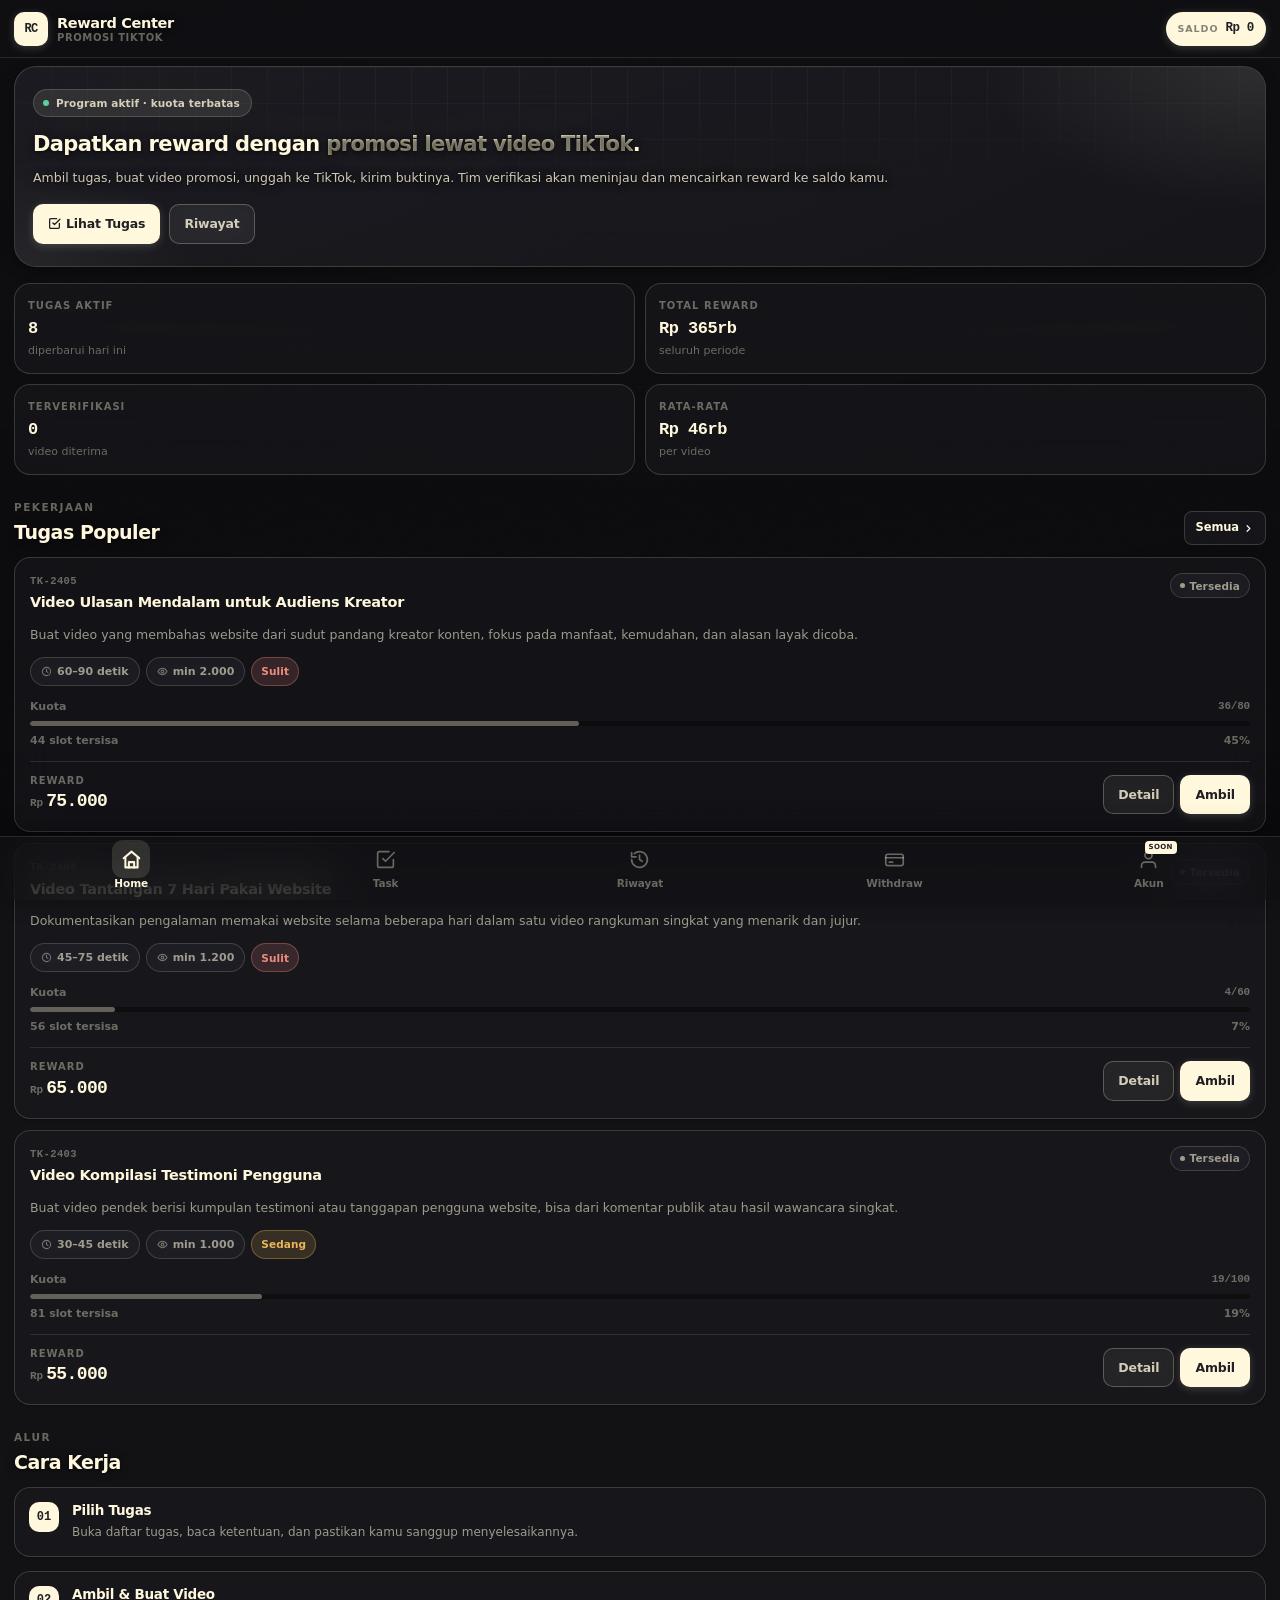
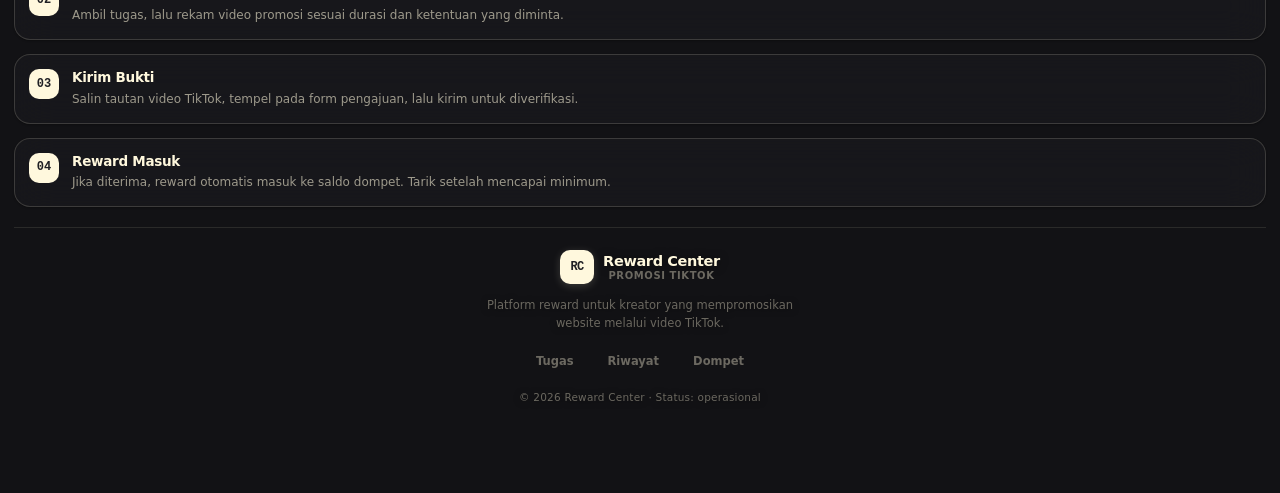
<file: index.html>
<!DOCTYPE html>
<html lang="id">
<head>
<meta charset="UTF-8" />
<meta name="viewport" content="width=device-width, initial-scale=1.0, maximum-scale=1.0, user-scalable=no, viewport-fit=cover" />
<meta name="theme-color" content="#202024" />
<meta name="description" content="Reward Center — platform reward promosi TikTok." />
<meta name="apple-mobile-web-app-capable" content="yes" />
<meta name="apple-mobile-web-app-status-bar-style" content="black-translucent" />
<title>Reward Center — Beranda</title>
<link rel="stylesheet" href="style.css" />
</head>
<body data-page="home">

<!-- ============================================================
     VIDEO WALLPAPER
     ============================================================ -->
<video
  class="bg-video"
  id="bgVideo"
  autoplay
  muted
  loop
  playsinline
  preload="auto"
  disablepictureinpicture
  poster="data:image/svg+xml;utf8,<svg xmlns='http://www.w3.org/2000/svg' width='10' height='10'><rect width='100%25' height='100%25' fill='%23121215'/></svg>"
>
  <source src="wp.mp4" type="video/mp4" />
</video>
<div class="bg-overlay" aria-hidden="true"></div>
<div class="bg-noise" aria-hidden="true"></div>

<!-- ============================================================
     TOP BAR
     ============================================================ -->
<header class="top">
  <div class="top-inner">
    <div class="brand">
      <div class="brand-mark">RC</div>
      <div class="brand-txt">
        <span class="brand-name">Reward Center</span>
        <span class="brand-sub">Promosi TikTok</span>
      </div>
    </div>
    <div class="balance-pill">
      <span class="lbl">Saldo</span>
      <span class="val" id="topBalance">Rp 0</span>
    </div>
  </div>
</header>

<!-- ============================================================
     MAIN CONTENT
     ============================================================ -->
<main class="app">

  <!-- HERO -->
  <section class="hero">
    <div class="hero-inner">
      <div class="hero-tag">
        <span class="pulse"></span>
        <span>Program aktif · kuota terbatas</span>
      </div>
      <h1>
        Dapatkan reward dengan <span class="accent">promosi lewat video TikTok</span>.
      </h1>
      <p>
        Ambil tugas, buat video promosi, unggah ke TikTok, kirim buktinya.
        Tim verifikasi akan meninjau dan mencairkan reward ke saldo kamu.
      </p>
      <div class="hero-actions">
        <a href="task.html" class="btn btn-primary btn-sm">
          <svg viewBox="0 0 24 24" fill="none" stroke="currentColor" stroke-width="2.4" stroke-linecap="round" stroke-linejoin="round">
            <path d="M9 11l3 3L22 4"/>
            <path d="M21 12v7a2 2 0 0 1-2 2H5a2 2 0 0 1-2-2V5a2 2 0 0 1 2-2h11"/>
          </svg>
          Lihat Tugas
        </a>
        <a href="riwayat.html" class="btn btn-outline btn-sm">
          Riwayat
        </a>
      </div>
    </div>
  </section>

  <!-- STATS -->
  <div class="stats mt-16">
    <div class="stat">
      <div class="k">Tugas Aktif</div>
      <div class="v" id="mTasks">0</div>
      <div class="s">diperbarui hari ini</div>
    </div>
    <div class="stat">
      <div class="k">Total Reward</div>
      <div class="v" id="mReward">Rp 0</div>
      <div class="s">seluruh periode</div>
    </div>
    <div class="stat">
      <div class="k">Terverifikasi</div>
      <div class="v" id="mVerified">0</div>
      <div class="s">video diterima</div>
    </div>
    <div class="stat">
      <div class="k">Rata-rata</div>
      <div class="v" id="mAvg">Rp 0</div>
      <div class="s">per video</div>
    </div>
  </div>

  <!-- TUGAS POPULER -->
  <div class="mt-24">
    <div class="sec-head">
      <div class="left">
        <div class="eyebrow">Pekerjaan</div>
        <h2>Tugas Populer</h2>
      </div>
      <a href="task.html" class="btn btn-ghost btn-xs">
        Semua
        <svg viewBox="0 0 24 24" fill="none" stroke="currentColor" stroke-width="2.6" stroke-linecap="round" stroke-linejoin="round">
          <path d="m9 18 6-6-6-6"/>
        </svg>
      </a>
    </div>
    <div class="task-list" id="homeTaskList"></div>
  </div>

  <!-- CARA KERJA -->
  <div class="mt-24">
    <div class="sec-head">
      <div class="left">
        <div class="eyebrow">Alur</div>
        <h2>Cara Kerja</h2>
      </div>
    </div>
    <div class="stack">
      <div class="step">
        <div class="step-num">01</div>
        <div class="step-body">
          <h4>Pilih Tugas</h4>
          <p>Buka daftar tugas, baca ketentuan, dan pastikan kamu sanggup menyelesaikannya.</p>
        </div>
      </div>
      <div class="step">
        <div class="step-num">02</div>
        <div class="step-body">
          <h4>Ambil &amp; Buat Video</h4>
          <p>Ambil tugas, lalu rekam video promosi sesuai durasi dan ketentuan yang diminta.</p>
        </div>
      </div>
      <div class="step">
        <div class="step-num">03</div>
        <div class="step-body">
          <h4>Kirim Bukti</h4>
          <p>Salin tautan video TikTok, tempel pada form pengajuan, lalu kirim untuk diverifikasi.</p>
        </div>
      </div>
      <div class="step">
        <div class="step-num">04</div>
        <div class="step-body">
          <h4>Reward Masuk</h4>
          <p>Jika diterima, reward otomatis masuk ke saldo dompet. Tarik setelah mencapai minimum.</p>
        </div>
      </div>
    </div>
  </div>

  <!-- FOOTER -->
  <footer class="foot">
    <div class="brand">
      <div class="brand-mark">RC</div>
      <div class="brand-txt">
        <span class="brand-name">Reward Center</span>
        <span class="brand-sub">Promosi TikTok</span>
      </div>
    </div>
    <p>Platform reward untuk kreator yang mempromosikan website melalui video TikTok.</p>
    <div class="foot-links">
      <a href="task.html">Tugas</a>
      <a href="riwayat.html">Riwayat</a>
      <a href="wd.html">Dompet</a>
    </div>
    <div class="foot-copy">© <span id="year"></span> Reward Center · Status: operasional</div>
  </footer>

</main>

<!-- ============================================================
     SHEET: DETAIL TUGAS
     ============================================================ -->
<div class="overlay" id="sheetDetail">
  <div class="sheet">
    <div class="sheet-handle"><span></span></div>
    <div class="sheet-head">
      <div style="min-width:0">
        <h3 id="dTitle">Detail Tugas</h3>
        <div class="sub" id="dId">—</div>
      </div>
      <button class="sheet-close" data-close>
        <svg viewBox="0 0 24 24" fill="none" stroke="currentColor" stroke-width="2.6" stroke-linecap="round">
          <path d="M18 6 6 18M6 6l12 12"/>
        </svg>
      </button>
    </div>
    <div class="sheet-body" id="dBody"></div>
    <div class="sheet-foot" id="dFoot"></div>
  </div>
</div>

<!-- ============================================================
     SHEET: SUBMIT BUKTI
     ============================================================ -->
<div class="overlay" id="sheetSubmit">
  <div class="sheet">
    <div class="sheet-handle"><span></span></div>
    <div class="sheet-head">
      <div style="min-width:0">
        <h3>Kirim Bukti Video</h3>
        <div class="sub" id="sTaskTitle">—</div>
      </div>
      <button class="sheet-close" data-close>
        <svg viewBox="0 0 24 24" fill="none" stroke="currentColor" stroke-width="2.6" stroke-linecap="round">
          <path d="M18 6 6 18M6 6l12 12"/>
        </svg>
      </button>
    </div>
    <div class="sheet-body">
      <form id="formSubmit" novalidate>
        <input type="hidden" id="sTaskId" />

        <div class="field mb-14">
          <label for="sUsername">Username TikTok <span class="req">*</span></label>
          <div class="input-group">
            <span class="prefix">@</span>
            <input type="text" class="input with-prefix" id="sUsername" placeholder="usernamekamu" autocomplete="off" />
          </div>
          <div class="err-msg" id="eUsername">Username wajib diisi, tanpa spasi.</div>
        </div>

        <div class="field mb-14">
          <label for="sLink">Tautan Video TikTok <span class="req">*</span></label>
          <input type="url" class="input" id="sLink" placeholder="https://www.tiktok.com/@user/video/..." autocomplete="off" />
          <div class="hint">Tempel tautan lengkap video, bukan tautan profil.</div>
          <div class="err-msg" id="eLink">Tautan harus berupa URL TikTok yang valid.</div>
        </div>

        <div class="field mb-14">
          <label for="sViews">Jumlah Views Saat Ini <span class="req">*</span></label>
          <input type="number" class="input" id="sViews" placeholder="Contoh: 1500" min="0" />
          <div class="hint">Masukkan jumlah penayangan video saat pengajuan dikirim.</div>
          <div class="err-msg" id="eViews">Jumlah views wajib diisi dengan angka.</div>
        </div>

        <div class="field mb-14">
          <label for="sNote">Catatan Tambahan</label>
          <textarea class="textarea" id="sNote" placeholder="Opsional — jam unggah, tag, atau kendala."></textarea>
        </div>

        <label class="check mb-8">
          <input type="checkbox" id="sAgree" />
          <span>Saya menyatakan video ini dibuat sendiri, sesuai ketentuan tugas, dan tidak melanggar aturan program.</span>
        </label>
        <div class="err-msg mb-14" id="eAgree">Kamu harus menyetujui pernyataan sebelum mengirim.</div>

        <div class="note info">
          <svg viewBox="0 0 24 24" fill="none" stroke="currentColor" stroke-width="2.2" stroke-linecap="round" stroke-linejoin="round">
            <circle cx="12" cy="12" r="9"/><path d="M12 16v-5M12 8h.01"/>
          </svg>
          <span>Pastikan tautan video dapat dibuka tanpa login. Tautan tidak valid akan langsung ditolak.</span>
        </div>
      </form>
    </div>
    <div class="sheet-foot">
      <button class="btn btn-outline" data-close>Batal</button>
      <button class="btn btn-primary" id="btnSubmitProof">Kirim Pengajuan</button>
    </div>
  </div>
</div>

<!-- ============================================================
     BOTTOM NAV — TOOLBAR
     ============================================================ -->
<nav class="nav">
  <div class="nav-inner">

    <!-- HOME -->
    <a href="index.html" class="nav-btn active" data-page="home">
      <span class="ic">
        <svg viewBox="0 0 24 24" fill="none" stroke="currentColor" stroke-linecap="round" stroke-linejoin="round">
          <path d="M3 10.5 12 3l9 7.5"/>
          <path d="M5 9.5V21h14V9.5"/>
          <path d="M9 21v-6h6v6"/>
        </svg>
      </span>
      <span class="lbl">Home</span>
    </a>

    <!-- TASK -->
    <a href="task.html" class="nav-btn" data-page="task">
      <span class="ic">
        <svg viewBox="0 0 24 24" fill="none" stroke="currentColor" stroke-linecap="round" stroke-linejoin="round">
          <path d="M9 11l3 3L22 4"/>
          <path d="M21 12v7a2 2 0 0 1-2 2H5a2 2 0 0 1-2-2V5a2 2 0 0 1 2-2h11"/>
        </svg>
      </span>
      <span class="lbl">Task</span>
      <span class="dot" id="taskDot">0</span>
    </a>

    <!-- RIWAYAT -->
    <a href="riwayat.html" class="nav-btn" data-page="riwayat">
      <span class="ic">
        <svg viewBox="0 0 24 24" fill="none" stroke="currentColor" stroke-linecap="round" stroke-linejoin="round">
          <path d="M3 12a9 9 0 1 0 3-6.7"/>
          <polyline points="3 4 3 9 8 9"/>
          <path d="M12 7v5l3 2"/>
        </svg>
      </span>
      <span class="lbl">Riwayat</span>
      <span class="dot" id="histDot">0</span>
    </a>

    <!-- WITHDRAW -->
    <a href="wd.html" class="nav-btn" data-page="wd">
      <span class="ic">
        <svg viewBox="0 0 24 24" fill="none" stroke="currentColor" stroke-linecap="round" stroke-linejoin="round">
          <rect x="2" y="6" width="20" height="13" rx="2.5"/>
          <path d="M2 10h20"/>
          <path d="M6 15h4"/>
        </svg>
      </span>
      <span class="lbl">Withdraw</span>
    </a>

    <!-- AKUN (COMING SOON) -->
    <a href="akun.html" class="nav-btn soon" data-page="akun">
      <span class="ic">
        <svg viewBox="0 0 24 24" fill="none" stroke="currentColor" stroke-linecap="round" stroke-linejoin="round">
          <path d="M20 21v-2a4 4 0 0 0-4-4H8a4 4 0 0 0-4 4v2"/>
          <circle cx="12" cy="7" r="4"/>
        </svg>
      </span>
      <span class="lbl">Akun</span>
    </a>

  </div>
</nav>

<!-- ============================================================
     TOAST + SCRIPT
     ============================================================ -->
<div class="toast-wrap" id="toastWrap"></div>
<script src="app.js"></script>

</body>
</html>
</file>
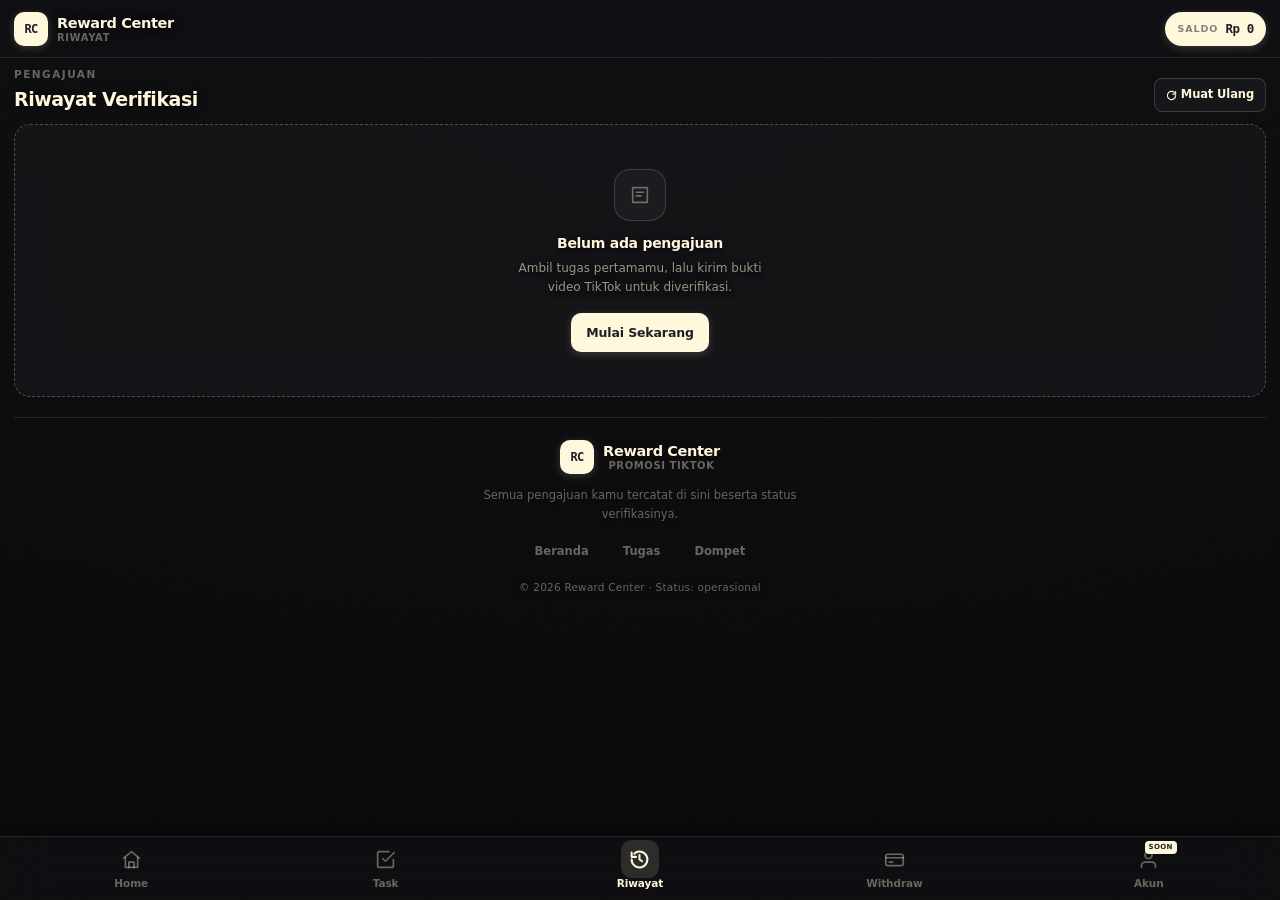
<file: riwayat.html>
<!DOCTYPE html>
<html lang="id">
<head>
<meta charset="UTF-8" />
<meta name="viewport" content="width=device-width, initial-scale=1.0, maximum-scale=1.0, user-scalable=no, viewport-fit=cover" />
<meta name="theme-color" content="#202024" />
<meta name="description" content="Riwayat pengajuan dan verifikasi — Reward Center." />
<meta name="apple-mobile-web-app-capable" content="yes" />
<meta name="apple-mobile-web-app-status-bar-style" content="black-translucent" />
<title>Reward Center — Riwayat</title>
<link rel="stylesheet" href="style.css" />
</head>
<body data-page="riwayat">

<!-- ============================================================
     VIDEO WALLPAPER
     ============================================================ -->
<video
  class="bg-video"
  id="bgVideo"
  autoplay
  muted
  loop
  playsinline
  preload="auto"
  disablepictureinpicture
  poster="data:image/svg+xml;utf8,<svg xmlns='http://www.w3.org/2000/svg' width='10' height='10'><rect width='100%25' height='100%25' fill='%23121215'/></svg>"
>
  <source src="wp.mp4" type="video/mp4" />
</video>
<div class="bg-overlay" aria-hidden="true"></div>
<div class="bg-noise" aria-hidden="true"></div>

<!-- ============================================================
     TOP BAR
     ============================================================ -->
<header class="top">
  <div class="top-inner">
    <div class="brand">
      <div class="brand-mark">RC</div>
      <div class="brand-txt">
        <span class="brand-name">Reward Center</span>
        <span class="brand-sub">Riwayat</span>
      </div>
    </div>
    <div class="balance-pill">
      <span class="lbl">Saldo</span>
      <span class="val" id="topBalance">Rp 0</span>
    </div>
  </div>
</header>

<!-- ============================================================
     MAIN CONTENT
     ============================================================ -->
<main class="app">

  <!-- SECTION HEAD -->
  <div class="sec-head">
    <div class="left">
      <div class="eyebrow">Pengajuan</div>
      <h2>Riwayat Verifikasi</h2>
    </div>
    <button class="btn btn-ghost btn-xs" id="btnRefreshHist">
      <svg viewBox="0 0 24 24" fill="none" stroke="currentColor" stroke-width="2.4" stroke-linecap="round" stroke-linejoin="round">
        <path d="M21 12a9 9 0 1 1-2.64-6.36"/>
        <polyline points="21 3 21 9 15 9"/>
      </svg>
      Muat Ulang
    </button>
  </div>

  <!-- HISTORY LIST -->
  <div class="stack" id="historyList"></div>

  <!-- EMPTY STATE -->
  <div class="empty hide" id="histEmpty">
    <div class="ic">
      <svg viewBox="0 0 24 24" fill="none" stroke="currentColor" stroke-width="1.8" stroke-linecap="round" stroke-linejoin="round">
        <path d="M4 4h16v16H4z"/>
        <path d="M8 9h8M8 13h5"/>
      </svg>
    </div>
    <h4>Belum ada pengajuan</h4>
    <p>Ambil tugas pertamamu, lalu kirim bukti video TikTok untuk diverifikasi.</p>
    <a href="task.html" class="btn btn-primary btn-sm mt-16">Mulai Sekarang</a>
  </div>

  <!-- FOOTER -->
  <footer class="foot">
    <div class="brand">
      <div class="brand-mark">RC</div>
      <div class="brand-txt">
        <span class="brand-name">Reward Center</span>
        <span class="brand-sub">Promosi TikTok</span>
      </div>
    </div>
    <p>Semua pengajuan kamu tercatat di sini beserta status verifikasinya.</p>
    <div class="foot-links">
      <a href="index.html">Beranda</a>
      <a href="task.html">Tugas</a>
      <a href="wd.html">Dompet</a>
    </div>
    <div class="foot-copy">© <span id="year"></span> Reward Center · Status: operasional</div>
  </footer>

</main>

<!-- ============================================================
     SHEET: DETAIL TUGAS
     ============================================================ -->
<div class="overlay" id="sheetDetail">
  <div class="sheet">
    <div class="sheet-handle"><span></span></div>
    <div class="sheet-head">
      <div style="min-width:0">
        <h3 id="dTitle">Detail Tugas</h3>
        <div class="sub" id="dId">—</div>
      </div>
      <button class="sheet-close" data-close>
        <svg viewBox="0 0 24 24" fill="none" stroke="currentColor" stroke-width="2.6" stroke-linecap="round">
          <path d="M18 6 6 18M6 6l12 12"/>
        </svg>
      </button>
    </div>
    <div class="sheet-body" id="dBody"></div>
    <div class="sheet-foot" id="dFoot"></div>
  </div>
</div>

<!-- ============================================================
     SHEET: SUBMIT BUKTI
     ============================================================ -->
<div class="overlay" id="sheetSubmit">
  <div class="sheet">
    <div class="sheet-handle"><span></span></div>
    <div class="sheet-head">
      <div style="min-width:0">
        <h3>Kirim Bukti Video</h3>
        <div class="sub" id="sTaskTitle">—</div>
      </div>
      <button class="sheet-close" data-close>
        <svg viewBox="0 0 24 24" fill="none" stroke="currentColor" stroke-width="2.6" stroke-linecap="round">
          <path d="M18 6 6 18M6 6l12 12"/>
        </svg>
      </button>
    </div>
    <div class="sheet-body">
      <form id="formSubmit" novalidate>
        <input type="hidden" id="sTaskId" />

        <div class="field mb-14">
          <label for="sUsername">Username TikTok <span class="req">*</span></label>
          <div class="input-group">
            <span class="prefix">@</span>
            <input type="text" class="input with-prefix" id="sUsername" placeholder="usernamekamu" autocomplete="off" />
          </div>
          <div class="err-msg" id="eUsername">Username wajib diisi, tanpa spasi.</div>
        </div>

        <div class="field mb-14">
          <label for="sLink">Tautan Video TikTok <span class="req">*</span></label>
          <input type="url" class="input" id="sLink" placeholder="https://www.tiktok.com/@user/video/..." autocomplete="off" />
          <div class="hint">Tempel tautan lengkap video, bukan tautan profil.</div>
          <div class="err-msg" id="eLink">Tautan harus berupa URL TikTok yang valid.</div>
        </div>

        <div class="field mb-14">
          <label for="sViews">Jumlah Views Saat Ini <span class="req">*</span></label>
          <input type="number" class="input" id="sViews" placeholder="Contoh: 1500" min="0" />
          <div class="hint">Masukkan jumlah penayangan video saat pengajuan dikirim.</div>
          <div class="err-msg" id="eViews">Jumlah views wajib diisi dengan angka.</div>
        </div>

        <div class="field mb-14">
          <label for="sNote">Catatan Tambahan</label>
          <textarea class="textarea" id="sNote" placeholder="Opsional — jam unggah, tag, atau kendala."></textarea>
        </div>

        <label class="check mb-8">
          <input type="checkbox" id="sAgree" />
          <span>Saya menyatakan video ini dibuat sendiri, sesuai ketentuan tugas, dan tidak melanggar aturan program.</span>
        </label>
        <div class="err-msg mb-14" id="eAgree">Kamu harus menyetujui pernyataan sebelum mengirim.</div>

        <div class="note info">
          <svg viewBox="0 0 24 24" fill="none" stroke="currentColor" stroke-width="2.2" stroke-linecap="round" stroke-linejoin="round">
            <circle cx="12" cy="12" r="9"/><path d="M12 16v-5M12 8h.01"/>
          </svg>
          <span>Pastikan tautan video dapat dibuka tanpa login. Tautan tidak valid akan langsung ditolak.</span>
        </div>
      </form>
    </div>
    <div class="sheet-foot">
      <button class="btn btn-outline" data-close>Batal</button>
      <button class="btn btn-primary" id="btnSubmitProof">Kirim Pengajuan</button>
    </div>
  </div>
</div>

<!-- ============================================================
     BOTTOM NAV — TOOLBAR
     ============================================================ -->
<nav class="nav">
  <div class="nav-inner">

    <!-- HOME -->
    <a href="index.html" class="nav-btn" data-page="home">
      <span class="ic">
        <svg viewBox="0 0 24 24" fill="none" stroke="currentColor" stroke-linecap="round" stroke-linejoin="round">
          <path d="M3 10.5 12 3l9 7.5"/>
          <path d="M5 9.5V21h14V9.5"/>
          <path d="M9 21v-6h6v6"/>
        </svg>
      </span>
      <span class="lbl">Home</span>
    </a>

    <!-- TASK -->
    <a href="task.html" class="nav-btn" data-page="task">
      <span class="ic">
        <svg viewBox="0 0 24 24" fill="none" stroke="currentColor" stroke-linecap="round" stroke-linejoin="round">
          <path d="M9 11l3 3L22 4"/>
          <path d="M21 12v7a2 2 0 0 1-2 2H5a2 2 0 0 1-2-2V5a2 2 0 0 1 2-2h11"/>
        </svg>
      </span>
      <span class="lbl">Task</span>
      <span class="dot" id="taskDot">0</span>
    </a>

    <!-- RIWAYAT (ACTIVE) -->
    <a href="riwayat.html" class="nav-btn active" data-page="riwayat">
      <span class="ic">
        <svg viewBox="0 0 24 24" fill="none" stroke="currentColor" stroke-linecap="round" stroke-linejoin="round">
          <path d="M3 12a9 9 0 1 0 3-6.7"/>
          <polyline points="3 4 3 9 8 9"/>
          <path d="M12 7v5l3 2"/>
        </svg>
      </span>
      <span class="lbl">Riwayat</span>
      <span class="dot" id="histDot">0</span>
    </a>

    <!-- WITHDRAW -->
    <a href="wd.html" class="nav-btn" data-page="wd">
      <span class="ic">
        <svg viewBox="0 0 24 24" fill="none" stroke="currentColor" stroke-linecap="round" stroke-linejoin="round">
          <rect x="2" y="6" width="20" height="13" rx="2.5"/>
          <path d="M2 10h20"/>
          <path d="M6 15h4"/>
        </svg>
      </span>
      <span class="lbl">Withdraw</span>
    </a>

    <!-- AKUN (COMING SOON) -->
    <a href="akun.html" class="nav-btn soon" data-page="akun">
      <span class="ic">
        <svg viewBox="0 0 24 24" fill="none" stroke="currentColor" stroke-linecap="round" stroke-linejoin="round">
          <path d="M20 21v-2a4 4 0 0 0-4-4H8a4 4 0 0 0-4 4v2"/>
          <circle cx="12" cy="7" r="4"/>
        </svg>
      </span>
      <span class="lbl">Akun</span>
    </a>

  </div>
</nav>

<!-- ============================================================
     TOAST + SCRIPT
     ============================================================ -->
<div class="toast-wrap" id="toastWrap"></div>
<script src="app.js"></script>

</body>
</html>
</file>
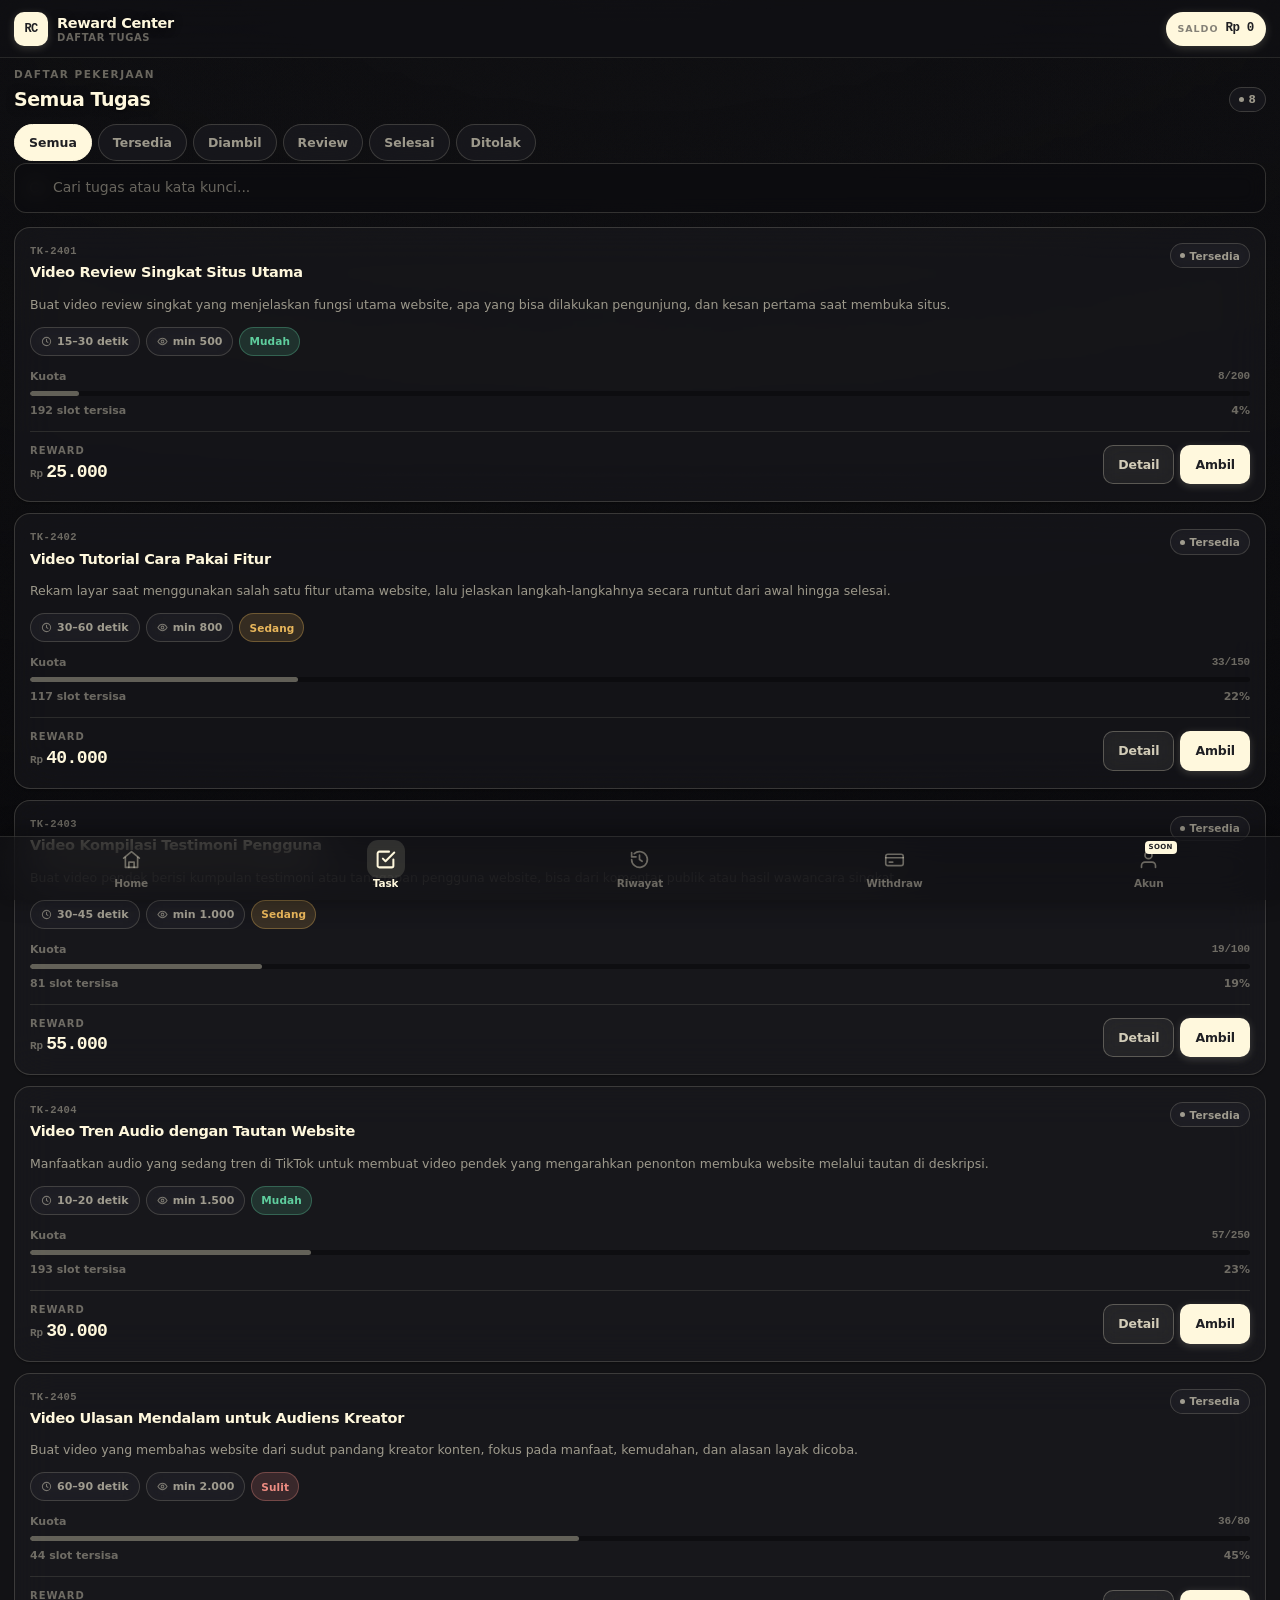
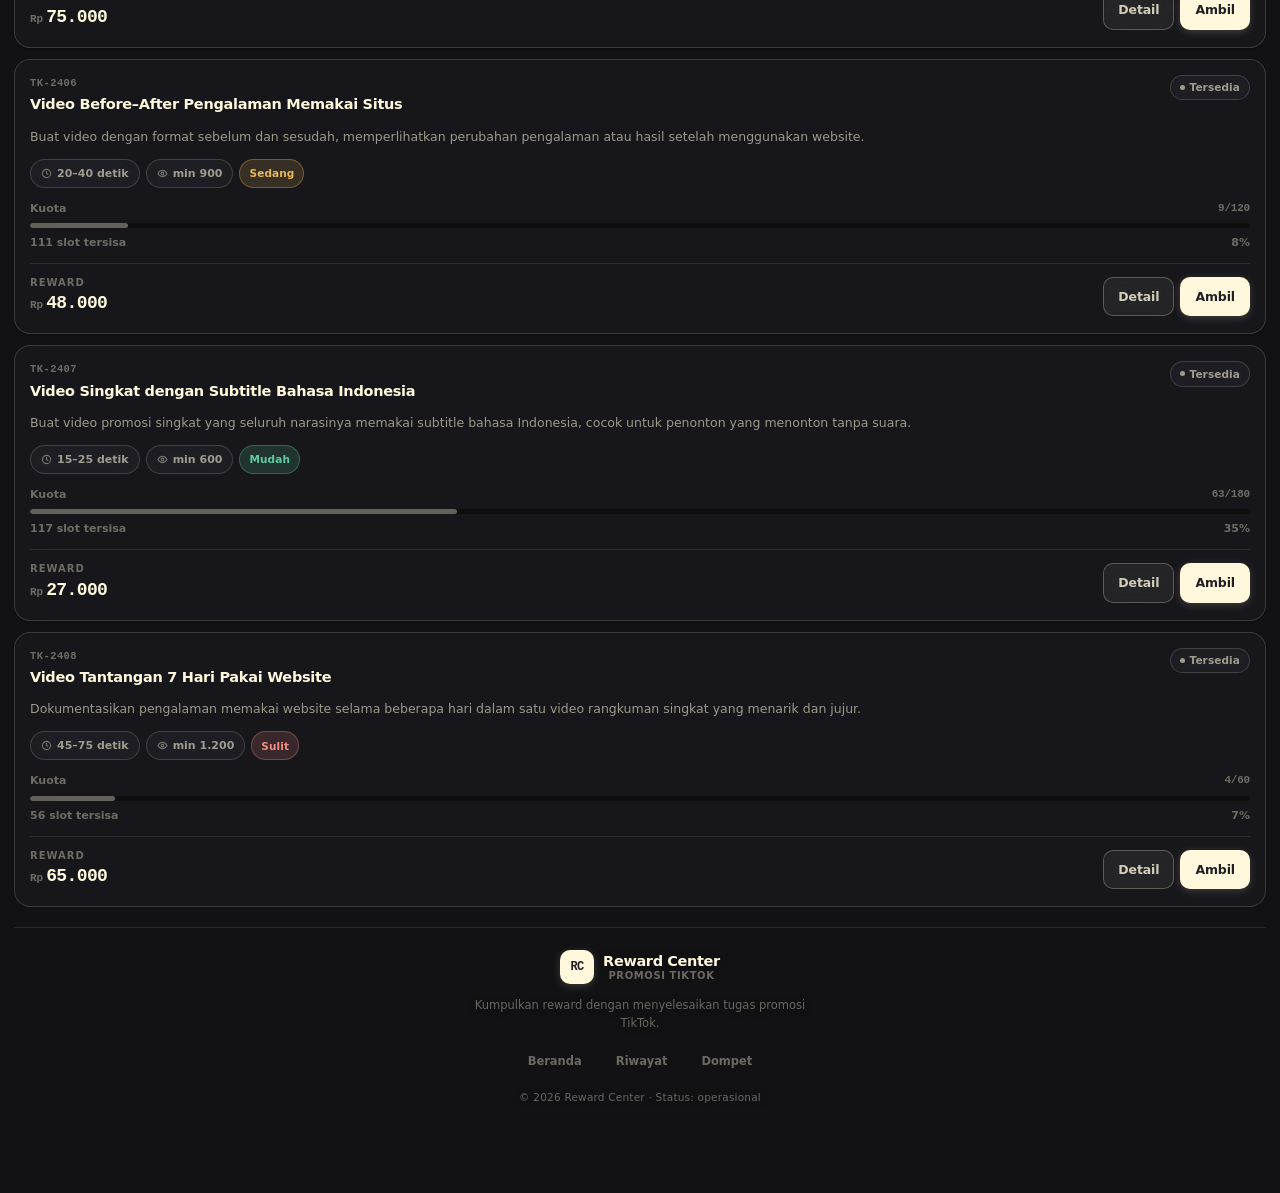
<file: task.html>
<!DOCTYPE html>
<html lang="id">
<head>
<meta charset="UTF-8" />
<meta name="viewport" content="width=device-width, initial-scale=1.0, maximum-scale=1.0, user-scalable=no, viewport-fit=cover" />
<meta name="theme-color" content="#202024" />
<meta name="description" content="Daftar tugas promosi TikTok — Reward Center." />
<meta name="apple-mobile-web-app-capable" content="yes" />
<meta name="apple-mobile-web-app-status-bar-style" content="black-translucent" />
<title>Reward Center — Tugas</title>
<link rel="stylesheet" href="style.css" />
</head>
<body data-page="task">

<!-- ============================================================
     VIDEO WALLPAPER
     ============================================================ -->
<video
  class="bg-video"
  id="bgVideo"
  autoplay
  muted
  loop
  playsinline
  preload="auto"
  disablepictureinpicture
  poster="data:image/svg+xml;utf8,<svg xmlns='http://www.w3.org/2000/svg' width='10' height='10'><rect width='100%25' height='100%25' fill='%23121215'/></svg>"
>
  <source src="wp.mp4" type="video/mp4" />
</video>
<div class="bg-overlay" aria-hidden="true"></div>
<div class="bg-noise" aria-hidden="true"></div>

<!-- ============================================================
     TOP BAR
     ============================================================ -->
<header class="top">
  <div class="top-inner">
    <div class="brand">
      <div class="brand-mark">RC</div>
      <div class="brand-txt">
        <span class="brand-name">Reward Center</span>
        <span class="brand-sub">Daftar Tugas</span>
      </div>
    </div>
    <div class="balance-pill">
      <span class="lbl">Saldo</span>
      <span class="val" id="topBalance">Rp 0</span>
    </div>
  </div>
</header>

<!-- ============================================================
     MAIN CONTENT
     ============================================================ -->
<main class="app">

  <!-- SECTION HEAD -->
  <div class="sec-head">
    <div class="left">
      <div class="eyebrow">Daftar Pekerjaan</div>
      <h2>Semua Tugas</h2>
    </div>
    <span class="badge badge-neutral">
      <span class="badge-dot"></span>
      <span id="taskCount">0</span>
    </span>
  </div>

  <!-- TABS FILTER -->
  <div class="tabs-wrap mb-12">
    <div class="tabs" id="tabs">
      <button class="tab active" data-filter="all">Semua</button>
      <button class="tab" data-filter="available">Tersedia</button>
      <button class="tab" data-filter="taken">Diambil</button>
      <button class="tab" data-filter="review">Review</button>
      <button class="tab" data-filter="done">Selesai</button>
      <button class="tab" data-filter="rejected">Ditolak</button>
    </div>
  </div>

  <!-- SEARCH -->
  <div class="search mb-14">
    <svg viewBox="0 0 24 24" fill="none" stroke="currentColor" stroke-width="2.4" stroke-linecap="round">
      <circle cx="11" cy="11" r="7"/><path d="m20 20-3.5-3.5"/>
    </svg>
    <input type="text" class="input" id="searchTask" placeholder="Cari tugas atau kata kunci..." />
  </div>

  <!-- TASK LIST -->
  <div class="task-list" id="taskList"></div>

  <!-- EMPTY STATE -->
  <div class="empty hide" id="taskEmpty">
    <div class="ic">
      <svg viewBox="0 0 24 24" fill="none" stroke="currentColor" stroke-width="1.8" stroke-linecap="round">
        <circle cx="11" cy="11" r="7"/><path d="m20 20-3.5-3.5"/>
      </svg>
    </div>
    <h4>Tidak ada tugas ditemukan</h4>
    <p>Coba ubah filter atau kata kunci pencarian kamu.</p>
  </div>

  <!-- FOOTER -->
  <footer class="foot">
    <div class="brand">
      <div class="brand-mark">RC</div>
      <div class="brand-txt">
        <span class="brand-name">Reward Center</span>
        <span class="brand-sub">Promosi TikTok</span>
      </div>
    </div>
    <p>Kumpulkan reward dengan menyelesaikan tugas promosi TikTok.</p>
    <div class="foot-links">
      <a href="index.html">Beranda</a>
      <a href="riwayat.html">Riwayat</a>
      <a href="wd.html">Dompet</a>
    </div>
    <div class="foot-copy">© <span id="year"></span> Reward Center · Status: operasional</div>
  </footer>

</main>

<!-- ============================================================
     SHEET: DETAIL TUGAS
     ============================================================ -->
<div class="overlay" id="sheetDetail">
  <div class="sheet">
    <div class="sheet-handle"><span></span></div>
    <div class="sheet-head">
      <div style="min-width:0">
        <h3 id="dTitle">Detail Tugas</h3>
        <div class="sub" id="dId">—</div>
      </div>
      <button class="sheet-close" data-close>
        <svg viewBox="0 0 24 24" fill="none" stroke="currentColor" stroke-width="2.6" stroke-linecap="round">
          <path d="M18 6 6 18M6 6l12 12"/>
        </svg>
      </button>
    </div>
    <div class="sheet-body" id="dBody"></div>
    <div class="sheet-foot" id="dFoot"></div>
  </div>
</div>

<!-- ============================================================
     SHEET: SUBMIT BUKTI
     ============================================================ -->
<div class="overlay" id="sheetSubmit">
  <div class="sheet">
    <div class="sheet-handle"><span></span></div>
    <div class="sheet-head">
      <div style="min-width:0">
        <h3>Kirim Bukti Video</h3>
        <div class="sub" id="sTaskTitle">—</div>
      </div>
      <button class="sheet-close" data-close>
        <svg viewBox="0 0 24 24" fill="none" stroke="currentColor" stroke-width="2.6" stroke-linecap="round">
          <path d="M18 6 6 18M6 6l12 12"/>
        </svg>
      </button>
    </div>
    <div class="sheet-body">
      <form id="formSubmit" novalidate>
        <input type="hidden" id="sTaskId" />

        <div class="field mb-14">
          <label for="sUsername">Username TikTok <span class="req">*</span></label>
          <div class="input-group">
            <span class="prefix">@</span>
            <input type="text" class="input with-prefix" id="sUsername" placeholder="usernamekamu" autocomplete="off" />
          </div>
          <div class="err-msg" id="eUsername">Username wajib diisi, tanpa spasi.</div>
        </div>

        <div class="field mb-14">
          <label for="sLink">Tautan Video TikTok <span class="req">*</span></label>
          <input type="url" class="input" id="sLink" placeholder="https://www.tiktok.com/@user/video/..." autocomplete="off" />
          <div class="hint">Tempel tautan lengkap video, bukan tautan profil.</div>
          <div class="err-msg" id="eLink">Tautan harus berupa URL TikTok yang valid.</div>
        </div>

        <div class="field mb-14">
          <label for="sViews">Jumlah Views Saat Ini <span class="req">*</span></label>
          <input type="number" class="input" id="sViews" placeholder="Contoh: 1500" min="0" />
          <div class="hint">Masukkan jumlah penayangan video saat pengajuan dikirim.</div>
          <div class="err-msg" id="eViews">Jumlah views wajib diisi dengan angka.</div>
        </div>

        <div class="field mb-14">
          <label for="sNote">Catatan Tambahan</label>
          <textarea class="textarea" id="sNote" placeholder="Opsional — jam unggah, tag, atau kendala."></textarea>
        </div>

        <label class="check mb-8">
          <input type="checkbox" id="sAgree" />
          <span>Saya menyatakan video ini dibuat sendiri, sesuai ketentuan tugas, dan tidak melanggar aturan program.</span>
        </label>
        <div class="err-msg mb-14" id="eAgree">Kamu harus menyetujui pernyataan sebelum mengirim.</div>

        <div class="note info">
          <svg viewBox="0 0 24 24" fill="none" stroke="currentColor" stroke-width="2.2" stroke-linecap="round" stroke-linejoin="round">
            <circle cx="12" cy="12" r="9"/><path d="M12 16v-5M12 8h.01"/>
          </svg>
          <span>Pastikan tautan video dapat dibuka tanpa login. Tautan tidak valid akan langsung ditolak.</span>
        </div>
      </form>
    </div>
    <div class="sheet-foot">
      <button class="btn btn-outline" data-close>Batal</button>
      <button class="btn btn-primary" id="btnSubmitProof">Kirim Pengajuan</button>
    </div>
  </div>
</div>

<!-- ============================================================
     BOTTOM NAV — TOOLBAR
     ============================================================ -->
<nav class="nav">
  <div class="nav-inner">

    <!-- HOME -->
    <a href="index.html" class="nav-btn" data-page="home">
      <span class="ic">
        <svg viewBox="0 0 24 24" fill="none" stroke="currentColor" stroke-linecap="round" stroke-linejoin="round">
          <path d="M3 10.5 12 3l9 7.5"/>
          <path d="M5 9.5V21h14V9.5"/>
          <path d="M9 21v-6h6v6"/>
        </svg>
      </span>
      <span class="lbl">Home</span>
    </a>

    <!-- TASK (ACTIVE) -->
    <a href="task.html" class="nav-btn active" data-page="task">
      <span class="ic">
        <svg viewBox="0 0 24 24" fill="none" stroke="currentColor" stroke-linecap="round" stroke-linejoin="round">
          <path d="M9 11l3 3L22 4"/>
          <path d="M21 12v7a2 2 0 0 1-2 2H5a2 2 0 0 1-2-2V5a2 2 0 0 1 2-2h11"/>
        </svg>
      </span>
      <span class="lbl">Task</span>
      <span class="dot" id="taskDot">0</span>
    </a>

    <!-- RIWAYAT -->
    <a href="riwayat.html" class="nav-btn" data-page="riwayat">
      <span class="ic">
        <svg viewBox="0 0 24 24" fill="none" stroke="currentColor" stroke-linecap="round" stroke-linejoin="round">
          <path d="M3 12a9 9 0 1 0 3-6.7"/>
          <polyline points="3 4 3 9 8 9"/>
          <path d="M12 7v5l3 2"/>
        </svg>
      </span>
      <span class="lbl">Riwayat</span>
      <span class="dot" id="histDot">0</span>
    </a>

    <!-- WITHDRAW -->
    <a href="wd.html" class="nav-btn" data-page="wd">
      <span class="ic">
        <svg viewBox="0 0 24 24" fill="none" stroke="currentColor" stroke-linecap="round" stroke-linejoin="round">
          <rect x="2" y="6" width="20" height="13" rx="2.5"/>
          <path d="M2 10h20"/>
          <path d="M6 15h4"/>
        </svg>
      </span>
      <span class="lbl">Withdraw</span>
    </a>

    <!-- AKUN (COMING SOON) -->
    <a href="akun.html" class="nav-btn soon" data-page="akun">
      <span class="ic">
        <svg viewBox="0 0 24 24" fill="none" stroke="currentColor" stroke-linecap="round" stroke-linejoin="round">
          <path d="M20 21v-2a4 4 0 0 0-4-4H8a4 4 0 0 0-4 4v2"/>
          <circle cx="12" cy="7" r="4"/>
        </svg>
      </span>
      <span class="lbl">Akun</span>
    </a>

  </div>
</nav>

<!-- ============================================================
     TOAST + SCRIPT
     ============================================================ -->
<div class="toast-wrap" id="toastWrap"></div>
<script src="app.js"></script>

</body>
</html>
</file>
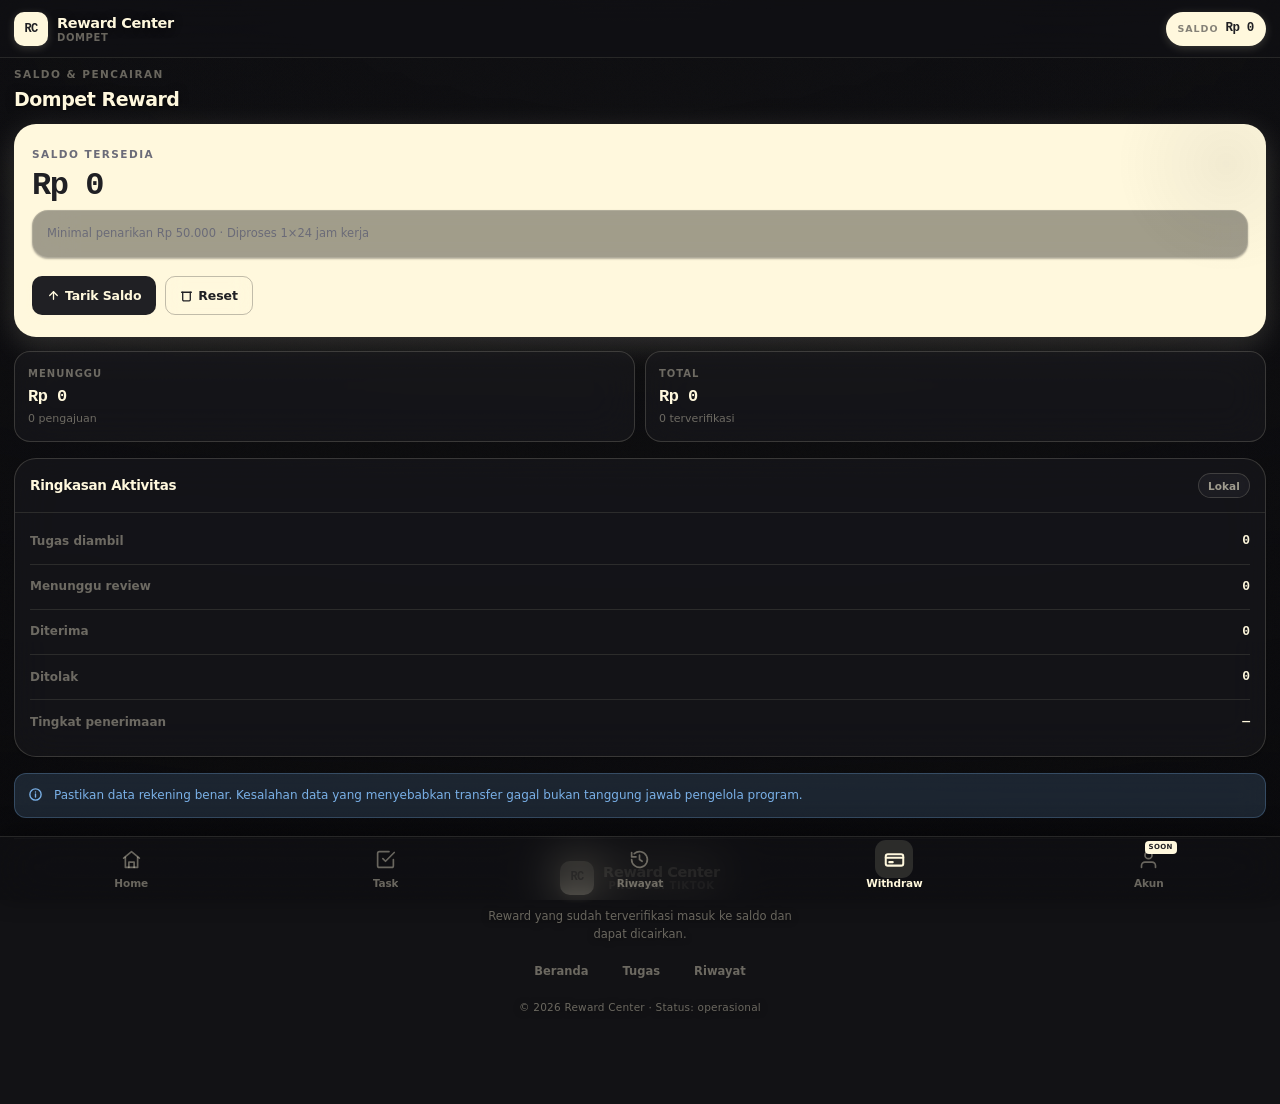
<file: wd.html>
<!DOCTYPE html>
<html lang="id">
<head>
<meta charset="UTF-8" />
<meta name="viewport" content="width=device-width, initial-scale=1.0, maximum-scale=1.0, user-scalable=no, viewport-fit=cover" />
<meta name="theme-color" content="#202024" />
<meta name="description" content="Dompet dan penarikan saldo — Reward Center." />
<meta name="apple-mobile-web-app-capable" content="yes" />
<meta name="apple-mobile-web-app-status-bar-style" content="black-translucent" />
<title>Reward Center — Dompet</title>
<link rel="stylesheet" href="style.css" />
</head>
<body data-page="wd">

<!-- ============================================================
     VIDEO WALLPAPER
     ============================================================ -->
<video
  class="bg-video"
  id="bgVideo"
  autoplay
  muted
  loop
  playsinline
  preload="auto"
  disablepictureinpicture
  poster="data:image/svg+xml;utf8,<svg xmlns='http://www.w3.org/2000/svg' width='10' height='10'><rect width='100%25' height='100%25' fill='%23121215'/></svg>"
>
  <source src="wp.mp4" type="video/mp4" />
</video>
<div class="bg-overlay" aria-hidden="true"></div>
<div class="bg-noise" aria-hidden="true"></div>

<!-- ============================================================
     TOP BAR
     ============================================================ -->
<header class="top">
  <div class="top-inner">
    <div class="brand">
      <div class="brand-mark">RC</div>
      <div class="brand-txt">
        <span class="brand-name">Reward Center</span>
        <span class="brand-sub">Dompet</span>
      </div>
    </div>
    <div class="balance-pill">
      <span class="lbl">Saldo</span>
      <span class="val" id="topBalance">Rp 0</span>
    </div>
  </div>
</header>

<!-- ============================================================
     MAIN CONTENT
     ============================================================ -->
<main class="app">

  <!-- SECTION HEAD -->
  <div class="sec-head">
    <div class="left">
      <div class="eyebrow">Saldo &amp; Pencairan</div>
      <h2>Dompet Reward</h2>
    </div>
  </div>

  <!-- WALLET HERO -->
  <div class="wallet-hero">
    <div class="lbl">Saldo Tersedia</div>
    <div class="amt" id="walletBalance">Rp 0</div>
    <div class="sub">Minimal penarikan Rp 50.000 · Diproses 1×24 jam kerja</div>
    <div class="actions">
      <button class="btn btn-primary btn-sm" id="btnWithdraw">
        <svg viewBox="0 0 24 24" fill="none" stroke="currentColor" stroke-width="2.4" stroke-linecap="round" stroke-linejoin="round">
          <path d="M12 19V5"/>
          <path d="m5 12 7-7 7 7"/>
        </svg>
        Tarik Saldo
      </button>
      <button class="btn btn-outline btn-sm" id="btnResetData">
        <svg viewBox="0 0 24 24" fill="none" stroke="currentColor" stroke-width="2.4" stroke-linecap="round" stroke-linejoin="round">
          <path d="M3 6h18"/>
          <path d="M19 6v14a2 2 0 0 1-2 2H7a2 2 0 0 1-2-2V6"/>
        </svg>
        Reset
      </button>
    </div>
  </div>

  <!-- STATS -->
  <div class="stats mt-14">
    <div class="stat">
      <div class="k">Menunggu</div>
      <div class="v" id="walletPending">Rp 0</div>
      <div class="s" id="walletPendingCount">0 pengajuan</div>
    </div>
    <div class="stat">
      <div class="k">Total</div>
      <div class="v" id="walletTotal">Rp 0</div>
      <div class="s" id="walletTotalCount">0 terverifikasi</div>
    </div>
  </div>

  <!-- RINGKASAN AKTIVITAS -->
  <div class="panel mt-16">
    <div class="panel-head">
      <h4 style="font-size:13.5px">Ringkasan Aktivitas</h4>
      <span class="badge badge-neutral">Lokal</span>
    </div>
    <div class="panel-body" style="padding:6px 15px 12px">
      <div class="kv-row">
        <span class="k">Tugas diambil</span>
        <span class="v" id="sumTaken">0</span>
      </div>
      <div class="kv-row">
        <span class="k">Menunggu review</span>
        <span class="v" id="sumReview">0</span>
      </div>
      <div class="kv-row">
        <span class="k">Diterima</span>
        <span class="v" id="sumDone">0</span>
      </div>
      <div class="kv-row">
        <span class="k">Ditolak</span>
        <span class="v" id="sumReject">0</span>
      </div>
      <div class="kv-row">
        <span class="k">Tingkat penerimaan</span>
        <span class="v" id="sumRate">—</span>
      </div>
    </div>
  </div>

  <!-- NOTE INFO -->
  <div class="note info mt-16">
    <svg viewBox="0 0 24 24" fill="none" stroke="currentColor" stroke-width="2.2" stroke-linecap="round" stroke-linejoin="round">
      <circle cx="12" cy="12" r="9"/>
      <path d="M12 16v-5M12 8h.01"/>
    </svg>
    <span>Pastikan data rekening benar. Kesalahan data yang menyebabkan transfer gagal bukan tanggung jawab pengelola program.</span>
  </div>

  <!-- FOOTER -->
  <footer class="foot">
    <div class="brand">
      <div class="brand-mark">RC</div>
      <div class="brand-txt">
        <span class="brand-name">Reward Center</span>
        <span class="brand-sub">Promosi TikTok</span>
      </div>
    </div>
    <p>Reward yang sudah terverifikasi masuk ke saldo dan dapat dicairkan.</p>
    <div class="foot-links">
      <a href="index.html">Beranda</a>
      <a href="task.html">Tugas</a>
      <a href="riwayat.html">Riwayat</a>
    </div>
    <div class="foot-copy">© <span id="year"></span> Reward Center · Status: operasional</div>
  </footer>

</main>

<!-- ============================================================
     SHEET: WITHDRAW
     ============================================================ -->
<div class="overlay" id="sheetWithdraw">
  <div class="sheet">
    <div class="sheet-handle"><span></span></div>
    <div class="sheet-head">
      <div style="min-width:0">
        <h3>Ajukan Penarikan</h3>
        <div class="sub">Min Rp 50.000 · Proses 1×24 jam</div>
      </div>
      <button class="sheet-close" data-close>
        <svg viewBox="0 0 24 24" fill="none" stroke="currentColor" stroke-width="2.6" stroke-linecap="round">
          <path d="M18 6 6 18M6 6l12 12"/>
        </svg>
      </button>
    </div>
    <div class="sheet-body">

      <div class="kv-row mb-14" style="padding-top:0">
        <span class="k">Saldo tersedia</span>
        <span class="v" id="wBalance">Rp 0</span>
      </div>

      <form id="formWithdraw" novalidate>

        <div class="field mb-14">
          <label for="wAmount">Jumlah Penarikan <span class="req">*</span></label>
          <div class="input-group">
            <span class="prefix">Rp</span>
            <input type="number" class="input with-prefix" id="wAmount" placeholder="50000" min="50000" step="1000" />
          </div>
          <div class="err-msg" id="eAmount">Minimal Rp 50.000 dan tidak melebihi saldo.</div>
        </div>

        <div class="field mb-14">
          <label for="wMethod">Metode Penarikan <span class="req">*</span></label>
          <select class="select" id="wMethod">
            <option value="">Pilih metode</option>
            <option value="bank-bca">Transfer Bank BCA</option>
            <option value="bank-bni">Transfer Bank BNI</option>
            <option value="bank-bri">Transfer Bank BRI</option>
            <option value="bank-mandiri">Transfer Bank Mandiri</option>
            <option value="ewallet-dana">E-Wallet DANA</option>
            <option value="ewallet-ovo">E-Wallet OVO</option>
            <option value="ewallet-gopay">E-Wallet GoPay</option>
            <option value="ewallet-shopee">E-Wallet ShopeePay</option>
          </select>
          <div class="err-msg" id="eMethod">Pilih metode penarikan.</div>
        </div>

        <div class="field mb-14">
          <label for="wAccount">Nomor Rekening / Tujuan <span class="req">*</span></label>
          <input type="text" class="input" id="wAccount" placeholder="Contoh: 1234567890" autocomplete="off" />
          <div class="err-msg" id="eAccount">Nomor wajib diisi, minimal 6 digit.</div>
        </div>

        <div class="field mb-14">
          <label for="wName">Nama Pemilik Rekening <span class="req">*</span></label>
          <input type="text" class="input" id="wName" placeholder="Nama sesuai rekening" autocomplete="off" />
          <div class="err-msg" id="eName">Nama pemilik rekening wajib diisi.</div>
        </div>

        <div class="note warn">
          <svg viewBox="0 0 24 24" fill="none" stroke="currentColor" stroke-width="2.2" stroke-linecap="round" stroke-linejoin="round">
            <path d="M12 9v4M12 17h.01"/>
            <path d="M10.3 3.6 1.8 18a2 2 0 0 0 1.7 3h17a2 2 0 0 0 1.7-3L13.7 3.6a2 2 0 0 0-3.4 0Z"/>
          </svg>
          <span>Pastikan data rekening benar. Kesalahan data yang menyebabkan transfer gagal bukan tanggung jawab pengelola.</span>
        </div>

      </form>
    </div>
    <div class="sheet-foot">
      <button class="btn btn-outline" data-close>Batal</button>
      <button class="btn btn-primary" id="btnDoWithdraw">Ajukan Penarikan</button>
    </div>
  </div>
</div>

<!-- ============================================================
     BOTTOM NAV — TOOLBAR
     ============================================================ -->
<nav class="nav">
  <div class="nav-inner">

    <!-- HOME -->
    <a href="index.html" class="nav-btn" data-page="home">
      <span class="ic">
        <svg viewBox="0 0 24 24" fill="none" stroke="currentColor" stroke-linecap="round" stroke-linejoin="round">
          <path d="M3 10.5 12 3l9 7.5"/>
          <path d="M5 9.5V21h14V9.5"/>
          <path d="M9 21v-6h6v6"/>
        </svg>
      </span>
      <span class="lbl">Home</span>
    </a>

    <!-- TASK -->
    <a href="task.html" class="nav-btn" data-page="task">
      <span class="ic">
        <svg viewBox="0 0 24 24" fill="none" stroke="currentColor" stroke-linecap="round" stroke-linejoin="round">
          <path d="M9 11l3 3L22 4"/>
          <path d="M21 12v7a2 2 0 0 1-2 2H5a2 2 0 0 1-2-2V5a2 2 0 0 1 2-2h11"/>
        </svg>
      </span>
      <span class="lbl">Task</span>
      <span class="dot" id="taskDot">0</span>
    </a>

    <!-- RIWAYAT -->
    <a href="riwayat.html" class="nav-btn" data-page="riwayat">
      <span class="ic">
        <svg viewBox="0 0 24 24" fill="none" stroke="currentColor" stroke-linecap="round" stroke-linejoin="round">
          <path d="M3 12a9 9 0 1 0 3-6.7"/>
          <polyline points="3 4 3 9 8 9"/>
          <path d="M12 7v5l3 2"/>
        </svg>
      </span>
      <span class="lbl">Riwayat</span>
      <span class="dot" id="histDot">0</span>
    </a>

    <!-- WITHDRAW (ACTIVE) -->
    <a href="wd.html" class="nav-btn active" data-page="wd">
      <span class="ic">
        <svg viewBox="0 0 24 24" fill="none" stroke="currentColor" stroke-linecap="round" stroke-linejoin="round">
          <rect x="2" y="6" width="20" height="13" rx="2.5"/>
          <path d="M2 10h20"/>
          <path d="M6 15h4"/>
        </svg>
      </span>
      <span class="lbl">Withdraw</span>
    </a>

    <!-- AKUN (COMING SOON) -->
    <a href="akun.html" class="nav-btn soon" data-page="akun">
      <span class="ic">
        <svg viewBox="0 0 24 24" fill="none" stroke="currentColor" stroke-linecap="round" stroke-linejoin="round">
          <path d="M20 21v-2a4 4 0 0 0-4-4H8a4 4 0 0 0-4 4v2"/>
          <circle cx="12" cy="7" r="4"/>
        </svg>
      </span>
      <span class="lbl">Akun</span>
    </a>

  </div>
</nav>

<!-- ============================================================
     TOAST + SCRIPT
     ============================================================ -->
<div class="toast-wrap" id="toastWrap"></div>
<script src="app.js"></script>

</body>
</html>
</file>
<file: style.css>
/* ============================================================
   REWARD CENTER — SHARED STYLESHEET
   Primary: Abu Hitam (#202024 family)
   Secondary: #FFF8DD (cream accent)
   Wallpaper: wp.mp4 (video background, visible)
   ============================================================ */

/* ============================================================
   01. DESIGN TOKENS
   ============================================================ */
:root{
  --bg-0:#121215;
  --bg-1:#18181C;
  --bg-2:#202024;
  --bg-3:#28282F;
  --bg-4:#32323B;
  --bg-5:#3C3C46;

  --cream:#FFF8DD;
  --cream-2:#FAF1CC;
  --cream-3:#F2E7BC;

  --cream-70:rgba(255,248,221,.78);
  --cream-50:rgba(255,248,221,.55);
  --cream-35:rgba(255,248,221,.35);
  --cream-20:rgba(255,248,221,.20);
  --cream-12:rgba(255,248,221,.12);
  --cream-08:rgba(255,248,221,.08);

  /* Glass overlay — lebih ringan biar video kelihatan */
  --glass-1:rgba(18,18,21,.55);
  --glass-2:rgba(24,24,28,.45);
  --glass-3:rgba(32,32,36,.42);
  --glass-4:rgba(40,40,47,.36);
  --glass-5:rgba(48,48,56,.30);

  --line-1:rgba(255,248,221,.10);
  --line-2:rgba(255,248,221,.16);
  --line-3:rgba(255,248,221,.26);

  --txt-0:#FFF8DD;
  --txt-1:rgba(255,248,221,.80);
  --txt-2:rgba(255,248,221,.58);
  --txt-3:rgba(255,248,221,.38);

  --inv-0:#202024;
  --inv-1:#3A3A44;
  --inv-2:#6B6B78;
  --inv-3:#9A9AA4;

  --ok:#5FCE9E;
  --ok-bg:rgba(95,206,158,.16);
  --warn:#E8B65B;
  --warn-bg:rgba(232,182,91,.16);
  --err:#EE8C82;
  --err-bg:rgba(238,140,130,.16);
  --info:#7AB1E8;
  --info-bg:rgba(122,177,232,.16);

  --r-xs:8px;
  --r-sm:12px;
  --r-md:16px;
  --r-lg:22px;
  --r-xl:28px;

  --sh-1:0 1px 2px rgba(0,0,0,.30);
  --sh-2:0 4px 14px rgba(0,0,0,.35);
  --sh-3:0 10px 32px rgba(0,0,0,.50);

  --ff:'Inter','Segoe UI',system-ui,-apple-system,sans-serif;
  --ff-m:'JetBrains Mono','SF Mono',Consolas,monospace;

  --tr:.2s cubic-bezier(.4,0,.2,1);

  --nav-h:64px;
  --top-h:58px;
  --safe-b:env(safe-area-inset-bottom,0px);
  --safe-t:env(safe-area-inset-top,0px);
}

/* ============================================================
   02. RESET
   ============================================================ */
*,*::before,*::after{box-sizing:border-box;margin:0;padding:0}
html{-webkit-text-size-adjust:100%;overscroll-behavior-y:none;scroll-behavior:smooth}
body{
  font-family:var(--ff);
  background:var(--bg-0);
  color:var(--txt-1);
  line-height:1.55;
  font-size:14px;
  min-height:100vh;
  min-height:100dvh;
  overflow-x:hidden;
  -webkit-font-smoothing:antialiased;
  -webkit-tap-highlight-color:transparent;
  overscroll-behavior-y:none;
  position:relative;
}
img,svg,video{display:block;max-width:100%}
button,input,select,textarea{font:inherit;color:inherit;outline:none;border:none;background:none}
button{cursor:pointer;user-select:none}
a{color:inherit;text-decoration:none}
ul,ol{list-style:none}
table{border-collapse:collapse;width:100%}
input,textarea,select{-webkit-appearance:none;appearance:none}

::-webkit-scrollbar{width:0;height:0}
::selection{background:var(--cream);color:var(--inv-0)}

/* ============================================================
   03. VIDEO WALLPAPER
   ============================================================ */
.bg-video{
  position:fixed;
  top:0;left:0;
  width:100vw;height:100vh;
  width:100dvw;height:100dvh;
  object-fit:cover;
  z-index:-3;
  pointer-events:none;
  background:#0A0A0C;
}

/* Overlay ringan — biar video tetap kelihatan */
.bg-overlay{
  position:fixed;
  inset:0;
  z-index:-2;
  pointer-events:none;
  background:
    radial-gradient(140% 90% at 50% 0%,
      rgba(8,8,10,.10) 0%,
      rgba(8,8,10,.28) 45%,
      rgba(8,8,10,.52) 100%),
    linear-gradient(180deg,
      rgba(8,8,10,.18) 0%,
      rgba(8,8,10,.30) 45%,
      rgba(8,8,10,.48) 100%);
}

/* Grain halus */
.bg-noise{
  position:fixed;
  inset:0;
  z-index:-1;
  pointer-events:none;
  opacity:.025;
  background-image:url("data:image/svg+xml;utf8,<svg xmlns='http://www.w3.org/2000/svg' width='180' height='180'><filter id='n'><feTurbulence type='fractalNoise' baseFrequency='0.9' numOctaves='2' stitchTiles='stitch'/></filter><rect width='100%25' height='100%25' filter='url(%23n)'/></svg>");
  mix-blend-mode:overlay;
}

/* ============================================================
   04. TYPOGRAPHY
   ============================================================ */
h1,h2,h3,h4,h5{color:var(--txt-0);font-weight:700;line-height:1.25;letter-spacing:-.02em}
h1{font-size:22px;letter-spacing:-.03em}
h2{font-size:19px;letter-spacing:-.025em}
h3{font-size:16px}
h4{font-size:15px}
h5{font-size:14px}
p{color:var(--txt-2)}
.eyebrow{font-size:10.5px;font-weight:700;letter-spacing:.14em;text-transform:uppercase;color:var(--txt-3)}
.muted{color:var(--txt-3)}
.tiny{font-size:11.5px}
.small{font-size:12.5px}
.mono{font-family:var(--ff-m);letter-spacing:-.02em}
.lead{font-size:13px;line-height:1.65;color:var(--txt-1)}

/* Text-shadow untuk elemen yang langsung di atas video */
.sec-head h2,
.hero h1,
.hero p,
.coming h2,
.coming p,
.empty h4,
.empty p{
  text-shadow:0 1px 8px rgba(0,0,0,.55),0 1px 2px rgba(0,0,0,.35);
}

/* ============================================================
   05. LAYOUT
   ============================================================ */
.app{
  min-height:100vh;
  min-height:100dvh;
  padding-top:calc(var(--top-h) + var(--safe-t) + 8px);
  padding-bottom:calc(var(--nav-h) + var(--safe-b) + 20px);
  padding-left:14px;
  padding-right:14px;
  position:relative;
  z-index:1;
}
.stack{display:flex;flex-direction:column;gap:14px}
.stack-sm{display:flex;flex-direction:column;gap:10px}
.stack-lg{display:flex;flex-direction:column;gap:20px}
.row{display:flex;align-items:center}
.row-between{display:flex;align-items:center;justify-content:space-between}
.gap-4{gap:4px}.gap-6{gap:6px}.gap-8{gap:8px}.gap-10{gap:10px}
.gap-12{gap:12px}.gap-14{gap:14px}.gap-16{gap:16px}
.mt-4{margin-top:4px}.mt-6{margin-top:6px}.mt-8{margin-top:8px}
.mt-12{margin-top:12px}.mt-14{margin-top:14px}.mt-16{margin-top:16px}
.mt-20{margin-top:20px}.mt-24{margin-top:24px}.mt-32{margin-top:32px}
.mb-4{margin-bottom:4px}.mb-6{margin-bottom:6px}.mb-8{margin-bottom:8px}
.mb-12{margin-bottom:12px}.mb-14{margin-bottom:14px}.mb-16{margin-bottom:16px}
.mb-20{margin-bottom:20px}.mb-24{margin-bottom:24px}
.hide{display:none !important}
.center{text-align:center}
.w-full{width:100%}
.truncate{overflow:hidden;text-overflow:ellipsis;white-space:nowrap;min-width:0}

/* ============================================================
   06. TOP BAR
   ============================================================ */
.top{
  position:fixed;top:0;left:0;right:0;z-index:800;
  height:calc(var(--top-h) + var(--safe-t));
  padding-top:var(--safe-t);
  background:rgba(18,18,21,.55);
  backdrop-filter:blur(24px) saturate(140%);
  -webkit-backdrop-filter:blur(24px) saturate(140%);
  border-bottom:1px solid var(--line-1);
}
.top-inner{
  height:var(--top-h);
  padding:0 14px;
  display:flex;align-items:center;justify-content:space-between;gap:12px;
}
.brand{display:flex;align-items:center;gap:9px;min-width:0}
.brand-mark{
  width:34px;height:34px;border-radius:10px;
  background:var(--cream);color:var(--inv-0);
  display:grid;place-items:center;
  font-family:var(--ff-m);font-size:12px;font-weight:800;
  letter-spacing:-.05em;flex:0 0 auto;
  box-shadow:0 2px 8px rgba(255,248,221,.18);
}
.brand-txt{display:flex;flex-direction:column;line-height:1.15;min-width:0}
.brand-name{
  font-size:14.5px;font-weight:800;color:var(--txt-0);
  letter-spacing:-.025em;
  text-shadow:0 1px 8px rgba(0,0,0,.55);
}
.brand-sub{
  font-size:10px;color:var(--txt-3);
  letter-spacing:.06em;text-transform:uppercase;font-weight:600;
}

.balance-pill{
  display:flex;align-items:center;gap:7px;
  padding:7px 12px;border-radius:99px;
  background:var(--cream);color:var(--inv-0);
  box-shadow:0 2px 10px rgba(255,248,221,.18);
  flex:0 0 auto;
}
.balance-pill .lbl{
  font-size:9.5px;text-transform:uppercase;
  letter-spacing:.1em;opacity:.55;font-weight:800;
}
.balance-pill .val{
  font-size:12.5px;font-weight:800;
  font-family:var(--ff-m);letter-spacing:-.03em;
}

/* ============================================================
   07. BOTTOM NAV
   ============================================================ */
.nav{
  position:fixed;bottom:0;left:0;right:0;z-index:850;
  height:calc(var(--nav-h) + var(--safe-b));
  padding-bottom:var(--safe-b);
  background:rgba(18,18,21,.62);
  backdrop-filter:blur(24px) saturate(140%);
  -webkit-backdrop-filter:blur(24px) saturate(140%);
  border-top:1px solid var(--line-1);
  box-shadow:0 -4px 24px rgba(0,0,0,.40);
}
.nav-inner{
  height:var(--nav-h);
  display:grid;grid-template-columns:repeat(5,1fr);
  padding:0 4px;
}
.nav-btn{
  display:flex;flex-direction:column;align-items:center;justify-content:center;gap:3px;
  padding:6px 2px;border-radius:12px;
  color:var(--txt-3);transition:var(--tr);position:relative;min-width:0;
}
.nav-btn .ic{
  width:26px;height:26px;display:grid;place-items:center;
  transition:var(--tr);position:relative;
}
.nav-btn .ic svg{width:21px;height:21px;stroke-width:1.9;transition:var(--tr)}
.nav-btn .lbl{
  font-size:10.5px;font-weight:700;letter-spacing:-.01em;
  white-space:nowrap;overflow:hidden;text-overflow:ellipsis;max-width:100%;
}
.nav-btn.active{color:var(--cream)}
.nav-btn.active .ic svg{stroke-width:2.3}
.nav-btn.active .ic::before{
  content:'';position:absolute;inset:-6px;
  background:var(--cream-12);border-radius:11px;z-index:-1;
  animation:navPop .3s cubic-bezier(.4,1.6,.6,1);
}
@keyframes navPop{
  from{transform:scale(.6);opacity:0}
  to{transform:scale(1);opacity:1}
}
.nav-btn:active .ic{transform:scale(.9)}

.nav-btn .dot{
  position:absolute;top:1px;right:calc(50% - 16px);
  min-width:16px;height:16px;padding:0 4px;
  border-radius:99px;background:var(--err);color:#fff;
  font-size:9.5px;font-weight:800;line-height:16px;text-align:center;
  display:none;box-shadow:0 0 0 2px var(--bg-1);
}
.nav-btn .dot.show{display:block}
.nav-btn.soon .ic::after{
  content:'SOON';
  position:absolute;top:-5px;right:-15px;
  font-size:7px;font-weight:800;letter-spacing:.05em;
  padding:1px 4px;border-radius:4px;
  background:var(--cream);color:var(--inv-0);
}

/* ============================================================
   08. CARDS & PANELS
   ============================================================ */
.card{
  background:var(--glass-3);
  backdrop-filter:blur(20px) saturate(140%);
  -webkit-backdrop-filter:blur(20px) saturate(140%);
  border:1px solid var(--line-2);
  border-radius:var(--r-md);
  box-shadow:var(--sh-1);
}
.card-pad{padding:15px}

.panel{
  background:var(--glass-3);
  backdrop-filter:blur(20px) saturate(140%);
  -webkit-backdrop-filter:blur(20px) saturate(140%);
  border:1px solid var(--line-2);
  border-radius:var(--r-lg);
  overflow:hidden;
  box-shadow:var(--sh-1);
}
.panel-head{
  padding:14px 15px;border-bottom:1px solid var(--line-1);
  display:flex;align-items:center;justify-content:space-between;gap:10px;
}
.panel-body{padding:15px}
.divider{height:1px;background:var(--line-1);width:100%}

/* ============================================================
   09. BADGES & CHIPS
   ============================================================ */
.badge{
  display:inline-flex;align-items:center;gap:5px;
  padding:3.5px 9px;border-radius:99px;
  font-size:10.5px;font-weight:700;letter-spacing:.01em;
  border:1px solid transparent;white-space:nowrap;
}
.badge-dot{
  width:5px;height:5px;border-radius:99px;
  background:currentColor;flex:0 0 auto;
}
.badge-ok{background:var(--ok-bg);color:var(--ok);border-color:rgba(95,206,158,.32)}
.badge-warn{background:var(--warn-bg);color:var(--warn);border-color:rgba(232,182,91,.32)}
.badge-err{background:var(--err-bg);color:var(--err);border-color:rgba(238,140,130,.32)}
.badge-info{background:var(--info-bg);color:var(--info);border-color:rgba(122,177,232,.32)}
.badge-neutral{
  background:var(--glass-4);
  color:var(--txt-2);border-color:var(--line-2);
  backdrop-filter:blur(8px);
  -webkit-backdrop-filter:blur(8px);
}
.badge-cream{background:var(--cream);color:var(--inv-0);border-color:transparent}

.chip{
  display:inline-flex;align-items:center;gap:5px;
  padding:5px 10px;border-radius:99px;
  background:var(--glass-4);border:1px solid var(--line-2);
  font-size:11px;color:var(--txt-2);font-weight:600;
  backdrop-filter:blur(10px);
  -webkit-backdrop-filter:blur(10px);
}
.chip svg{width:11px;height:11px;opacity:.7}

/* ============================================================
   10. BUTTONS
   ============================================================ */
.btn{
  display:inline-flex;align-items:center;justify-content:center;gap:7px;
  padding:12px 18px;border-radius:var(--r-sm);
  font-size:13.5px;font-weight:700;letter-spacing:-.01em;
  transition:var(--tr);white-space:nowrap;
  border:1px solid transparent;
}
.btn:active{transform:scale(.97)}
.btn:disabled{opacity:.4;cursor:not-allowed;transform:none}
.btn svg{width:15px;height:15px}

.btn-primary{
  background:var(--cream);color:var(--inv-0);
  box-shadow:0 2px 8px rgba(255,248,221,.18);
}
.btn-primary:active:not(:disabled){background:var(--cream-2)}

.btn-ghost{
  background:var(--glass-4);
  color:var(--txt-0);
  border-color:var(--line-2);
  backdrop-filter:blur(12px);
  -webkit-backdrop-filter:blur(12px);
}
.btn-ghost:active:not(:disabled){background:rgba(60,60,70,.55)}

.btn-outline{
  background:rgba(255,248,221,.05);
  color:var(--txt-1);
  border-color:var(--line-3);
  backdrop-filter:blur(10px);
  -webkit-backdrop-filter:blur(10px);
}
.btn-outline:active:not(:disabled){background:var(--glass-4)}

.btn-danger{
  background:var(--err-bg);color:var(--err);
  border-color:rgba(238,140,130,.32);
}

.btn-sm{padding:9px 14px;font-size:12.5px;border-radius:10px;gap:5px}
.btn-sm svg{width:13px;height:13px}
.btn-xs{padding:7px 11px;font-size:11.5px;border-radius:8px;gap:4px}
.btn-xs svg{width:11px;height:11px}
.btn-block{width:100%}
.btn-lg{padding:14px 20px;font-size:14.5px}

/* ============================================================
   11. FORM
   ============================================================ */
.field{display:flex;flex-direction:column;gap:6px}
.field label{
  font-size:12.5px;font-weight:700;
  color:var(--txt-0);letter-spacing:-.005em;
}
.field .hint{font-size:11.5px;color:var(--txt-3);line-height:1.5}
.field .req{color:var(--err);margin-left:2px}

.input,.textarea,.select{
  width:100%;
  background:rgba(12,12,15,.55);
  border:1px solid var(--line-2);
  border-radius:var(--r-sm);
  padding:13px 14px;
  font-size:14px;color:var(--txt-0);
  transition:var(--tr);
  backdrop-filter:blur(10px);
  -webkit-backdrop-filter:blur(10px);
}
.input::placeholder,.textarea::placeholder{color:var(--txt-3)}
.input:focus,.textarea:focus,.select:focus{
  border-color:var(--cream-50);
  box-shadow:0 0 0 3px rgba(255,248,221,.10);
  background:rgba(12,12,15,.70);
}
.input.err,.textarea.err,.select.err{
  border-color:rgba(238,140,130,.55);
}
.textarea{
  min-height:88px;resize:vertical;
  line-height:1.55;font-family:inherit;
}
.select{
  cursor:pointer;padding-right:38px;
  background-image:url("data:image/svg+xml;utf8,<svg xmlns='http://www.w3.org/2000/svg' width='12' height='12' viewBox='0 0 24 24' fill='none' stroke='%23FFF8DD' stroke-opacity='0.60' stroke-width='2.5' stroke-linecap='round'><polyline points='6 9 12 15 18 9'/></svg>");
  background-repeat:no-repeat;background-position:right 14px center;
}
.select option{background:var(--bg-2);color:var(--txt-0)}

.input-group{position:relative}
.input-group .prefix{
  position:absolute;left:14px;top:50%;transform:translateY(-50%);
  font-size:13px;color:var(--txt-3);font-weight:700;pointer-events:none;
}
.input-group .input.with-prefix{padding-left:40px}

.err-msg{font-size:11.5px;color:var(--err);display:none;font-weight:600}
.err-msg.show{display:block}

.check{
  display:flex;gap:10px;align-items:flex-start;
  font-size:12.5px;color:var(--txt-2);line-height:1.55;cursor:pointer;
}
.check input{
  width:18px;height:18px;margin-top:1px;
  accent-color:var(--cream);cursor:pointer;flex:0 0 auto;border-radius:5px;
}

/* ============================================================
   12. HERO
   ============================================================ */
.hero{
  background:linear-gradient(155deg,
    rgba(38,38,46,.55) 0%,
    rgba(26,26,31,.68) 100%);
  backdrop-filter:blur(22px) saturate(140%);
  -webkit-backdrop-filter:blur(22px) saturate(140%);
  border:1px solid var(--line-2);
  border-radius:var(--r-lg);
  padding:22px 18px;
  position:relative;overflow:hidden;
  box-shadow:var(--sh-2);
}
.hero::before{
  content:'';position:absolute;inset:0;
  background:
    radial-gradient(400px 200px at 100% 0%,rgba(255,248,221,.10),transparent 70%),
    radial-gradient(300px 180px at 0% 100%,rgba(255,248,221,.06),transparent 60%);
  pointer-events:none;
}
.hero::after{
  content:'';position:absolute;inset:0;
  background-image:
    linear-gradient(rgba(255,248,221,.035) 1px,transparent 1px),
    linear-gradient(90deg,rgba(255,248,221,.035) 1px,transparent 1px);
  background-size:36px 36px;
  mask-image:radial-gradient(ellipse 90% 80% at 50% 0%,#000 30%,transparent 85%);
  -webkit-mask-image:radial-gradient(ellipse 90% 80% at 50% 0%,#000 30%,transparent 85%);
  pointer-events:none;
}
.hero-inner{position:relative;z-index:2}
.hero-tag{
  display:inline-flex;align-items:center;gap:7px;
  padding:5px 11px 5px 9px;border-radius:99px;
  background:rgba(255,248,221,.10);
  border:1px solid var(--line-2);
  font-size:10.5px;font-weight:600;color:var(--txt-1);
  margin-bottom:14px;letter-spacing:.01em;
}
.pulse{
  width:6px;height:6px;border-radius:99px;background:var(--ok);
  box-shadow:0 0 0 0 rgba(95,206,158,.5);
  animation:pulse 2.2s infinite;flex:0 0 auto;
}
@keyframes pulse{
  0%{box-shadow:0 0 0 0 rgba(95,206,158,.5)}
  70%{box-shadow:0 0 0 7px rgba(95,206,158,0)}
  100%{box-shadow:0 0 0 0 rgba(95,206,158,0)}
}
.hero h1{
  color:var(--txt-0);font-size:21px;line-height:1.28;
  letter-spacing:-.03em;margin-bottom:10px;
}
.hero h1 .accent{
  background:linear-gradient(180deg,#FFF8DD 0%,#D9CFA8 100%);
  -webkit-background-clip:text;background-clip:text;
  -webkit-text-fill-color:transparent;
}
.hero p{font-size:12.5px;color:var(--txt-1);line-height:1.6}
.hero-actions{display:flex;gap:9px;margin-top:16px;flex-wrap:wrap}

/* ============================================================
   13. STATS
   ============================================================ */
.stats{display:grid;grid-template-columns:1fr 1fr;gap:10px}
.stat{
  background:var(--glass-3);
  backdrop-filter:blur(20px) saturate(140%);
  -webkit-backdrop-filter:blur(20px) saturate(140%);
  border:1px solid var(--line-2);
  border-radius:var(--r-md);padding:14px 13px;
}
.stat .k{
  font-size:10px;font-weight:700;color:var(--txt-3);
  text-transform:uppercase;letter-spacing:.1em;margin-bottom:7px;
}
.stat .v{
  font-size:17px;font-weight:800;color:var(--txt-0);
  font-family:var(--ff-m);letter-spacing:-.03em;line-height:1.1;
}
.stat .s{font-size:11px;color:var(--txt-3);margin-top:3px}

/* ============================================================
   14. SECTION HEAD
   ============================================================ */
.sec-head{
  display:flex;align-items:flex-end;justify-content:space-between;
  gap:12px;margin-bottom:12px;
}
.sec-head .left{min-width:0}
.sec-head h2{margin-top:6px}

/* ============================================================
   15. TABS
   ============================================================ */
.tabs-wrap{
  margin:0 -14px;padding:0 14px;
  overflow-x:auto;-webkit-overflow-scrolling:touch;
  scrollbar-width:none;
}
.tabs-wrap::-webkit-scrollbar{display:none}
.tabs{display:inline-flex;gap:6px;padding-bottom:2px}
.tab{
  padding:8px 14px;border-radius:99px;
  font-size:12.5px;font-weight:700;color:var(--txt-2);
  background:var(--glass-4);
  backdrop-filter:blur(12px);
  -webkit-backdrop-filter:blur(12px);
  border:1px solid var(--line-2);
  transition:var(--tr);white-space:nowrap;flex:0 0 auto;
}
.tab.active{
  background:var(--cream);color:var(--inv-0);
  border-color:var(--cream);
}
.tab:active{transform:scale(.96)}

/* ============================================================
   16. SEARCH
   ============================================================ */
.search{position:relative}
.search svg{
  position:absolute;left:14px;top:50%;transform:translateY(-50%);
  width:15px;height:15px;color:var(--txt-3);pointer-events:none;
}
.search .input{padding-left:38px}

/* ============================================================
   17. TASK CARD
   ============================================================ */
.task-list{display:flex;flex-direction:column;gap:11px}
.task{
  background:var(--glass-3);
  backdrop-filter:blur(20px) saturate(140%);
  -webkit-backdrop-filter:blur(20px) saturate(140%);
  border:1px solid var(--line-2);
  border-radius:var(--r-md);
  padding:15px;
  box-shadow:var(--sh-1);
  display:flex;flex-direction:column;gap:12px;
  position:relative;overflow:hidden;transition:var(--tr);
}
.task::before{
  content:'';position:absolute;left:0;top:0;bottom:0;width:3px;
  background:var(--cream);opacity:0;transition:var(--tr);
}
.task.st-taken::before{background:var(--warn);opacity:1}
.task.st-review::before{background:var(--info);opacity:1}
.task.st-done::before{background:var(--ok);opacity:1}
.task.st-rejected::before{background:var(--err);opacity:1}
.task:active{transform:scale(.995)}

.task-top{display:flex;align-items:flex-start;justify-content:space-between;gap:10px}
.task-top .left{min-width:0;flex:1}
.task-id{
  font-family:var(--ff-m);font-size:10.5px;color:var(--txt-3);
  letter-spacing:.04em;font-weight:700;margin-bottom:4px;
}
.task-title{
  font-size:14.5px;font-weight:800;color:var(--txt-0);
  line-height:1.35;letter-spacing:-.02em;
}
.task-desc{
  font-size:12.5px;color:var(--txt-2);line-height:1.6;
  display:-webkit-box;-webkit-line-clamp:2;-webkit-box-orient:vertical;
  overflow:hidden;text-overflow:ellipsis;
}
.task-meta{display:flex;flex-wrap:wrap;gap:6px}

.task-reward-row{
  display:flex;align-items:center;justify-content:space-between;
  gap:10px;padding-top:11px;border-top:1px solid var(--line-1);
}
.reward{
  display:flex;align-items:baseline;gap:3px;
  font-family:var(--ff-m);font-weight:800;color:var(--txt-0);
}
.reward .rp{font-size:11px;color:var(--txt-3);font-weight:700}
.reward .amt{font-size:18px;letter-spacing:-.035em}
.reward-lbl{
  font-size:10px;font-weight:700;color:var(--txt-3);
  text-transform:uppercase;letter-spacing:.1em;
}

.progress{display:flex;flex-direction:column;gap:6px}
.pr-top{
  display:flex;justify-content:space-between;
  font-size:11px;color:var(--txt-3);font-weight:600;
}
.bar{
  height:5px;border-radius:99px;
  background:rgba(8,8,10,.55);overflow:hidden;
}
.bar > i{
  display:block;height:100%;border-radius:99px;
  background:var(--cream-35);transition:width .5s ease;
}
.bar.warn > i{background:var(--warn)}
.bar.ok > i{background:var(--ok)}

.task-actions{
  display:flex;gap:8px;padding-top:11px;
  border-top:1px solid var(--line-1);
}
.task-actions .btn{flex:1}
.task-actions .btn:first-child{flex:0 0 auto}

/* ============================================================
   18. SUBMISSION CARD
   ============================================================ */
.sub{
  background:var(--glass-3);
  backdrop-filter:blur(20px) saturate(140%);
  -webkit-backdrop-filter:blur(20px) saturate(140%);
  border:1px solid var(--line-2);
  border-radius:var(--r-md);
  padding:14px;
  box-shadow:var(--sh-1);
  display:flex;flex-direction:column;gap:11px;
}
.sub-top{display:flex;align-items:flex-start;justify-content:space-between;gap:10px}
.sub-top .left{min-width:0;flex:1}
.sub-title{
  font-size:13.5px;font-weight:800;color:var(--txt-0);
  line-height:1.35;margin-top:3px;
}
.sub-id{
  font-family:var(--ff-m);font-size:10.5px;color:var(--txt-3);
  font-weight:700;letter-spacing:.04em;
}
.sub-info{
  display:flex;flex-wrap:wrap;gap:8px 14px;
  padding-top:10px;border-top:1px solid var(--line-1);
}
.sub-info .kv{display:flex;flex-direction:column;gap:2px;min-width:0}
.sub-info .kv .k{
  font-size:10px;font-weight:700;color:var(--txt-3);
  text-transform:uppercase;letter-spacing:.08em;
}
.sub-info .kv .v{
  font-size:12px;color:var(--txt-1);font-weight:600;
  font-family:var(--ff-m);
}
.sub-link{
  display:inline-flex;align-items:center;gap:6px;
  font-size:12px;color:var(--info);font-weight:700;
  padding:8px 12px;border-radius:8px;
  background:var(--info-bg);
  border:1px solid rgba(122,177,232,.28);
  word-break:break-all;
}
.sub-link svg{flex:0 0 auto;width:13px;height:13px}
.sub-note{
  padding:10px 12px;border-radius:10px;
  background:var(--err-bg);
  border:1px solid rgba(238,140,130,.28);
  font-size:11.5px;color:var(--err);line-height:1.55;
}

/* ============================================================
   19. WALLET
   ============================================================ */
.wallet-hero{
  background:var(--cream);
  color:var(--inv-0);
  border-radius:var(--r-lg);padding:22px 18px;
  position:relative;overflow:hidden;
  box-shadow:0 8px 30px rgba(255,248,221,.16);
}
.wallet-hero::after{
  content:'';position:absolute;right:-70px;top:-70px;
  width:220px;height:220px;border-radius:50%;
  background:radial-gradient(circle,rgba(32,32,36,.06),transparent 70%);
  pointer-events:none;
}
.wallet-hero .lbl{
  font-size:10.5px;font-weight:800;letter-spacing:.14em;
  text-transform:uppercase;color:var(--inv-2);margin-bottom:8px;
}
.wallet-hero .amt{
  font-family:var(--ff-m);font-size:32px;font-weight:800;
  letter-spacing:-.045em;color:var(--inv-0);line-height:1;
}
.wallet-hero .sub{
  font-size:11.5px;color:var(--inv-2);
  margin-top:8px;line-height:1.5;
}
.wallet-hero .actions{
  display:flex;gap:9px;margin-top:18px;flex-wrap:wrap;
}
.wallet-hero .btn-primary{background:var(--inv-0);color:var(--cream)}
.wallet-hero .btn-primary:active{background:#000}
.wallet-hero .btn-outline{
  color:var(--inv-0);border-color:rgba(32,32,36,.28);background:transparent;
}

.kv-row{
  display:flex;align-items:center;justify-content:space-between;gap:14px;
  padding:12px 0;border-bottom:1px solid var(--line-1);
}
.kv-row:last-child{border-bottom:none}
.kv-row .k{font-size:12px;color:var(--txt-3);font-weight:600}
.kv-row .v{
  font-size:13px;color:var(--txt-0);font-weight:700;
  font-family:var(--ff-m);text-align:right;
}

/* ============================================================
   20. STEPS
   ============================================================ */
.step{
  display:flex;gap:13px;align-items:flex-start;
  padding:14px;
  background:var(--glass-3);
  backdrop-filter:blur(20px) saturate(140%);
  -webkit-backdrop-filter:blur(20px) saturate(140%);
  border:1px solid var(--line-2);border-radius:var(--r-md);
  box-shadow:var(--sh-1);
}
.step-num{
  width:30px;height:30px;flex:0 0 auto;border-radius:10px;
  background:var(--cream);color:var(--inv-0);
  display:grid;place-items:center;
  font-family:var(--ff-m);font-size:12px;font-weight:800;
}
.step-body{min-width:0;flex:1}
.step-body h4{margin-bottom:4px;font-size:13.5px}
.step-body p{font-size:12px;line-height:1.55}

/* ============================================================
   21. RULES
   ============================================================ */
.rule{
  display:flex;gap:11px;align-items:flex-start;
  padding:12px 13px;
  background:var(--glass-3);
  backdrop-filter:blur(16px);
  -webkit-backdrop-filter:blur(16px);
  border:1px solid var(--line-2);border-radius:12px;
  font-size:12.5px;color:var(--txt-2);line-height:1.6;
}
.rule .mk{
  font-family:var(--ff-m);font-size:11px;font-weight:800;
  color:var(--txt-3);flex:0 0 auto;padding-top:1px;
}
.rule strong{color:var(--txt-0);font-weight:700}

/* ============================================================
   22. FAQ
   ============================================================ */
.faq-item{
  background:var(--glass-3);
  backdrop-filter:blur(20px);
  -webkit-backdrop-filter:blur(20px);
  border:1px solid var(--line-2);
  border-radius:var(--r-md);overflow:hidden;transition:var(--tr);
  box-shadow:var(--sh-1);
}
.faq-item.open{border-color:var(--line-3)}
.faq-q{
  width:100%;display:flex;align-items:center;justify-content:space-between;
  gap:12px;padding:15px;text-align:left;
  font-size:13px;font-weight:700;color:var(--txt-0);line-height:1.4;
}
.faq-q .ic{
  width:22px;height:22px;flex:0 0 auto;
  display:grid;place-items:center;
  color:var(--txt-3);transition:transform var(--tr);
}
.faq-item.open .faq-q .ic{transform:rotate(45deg);color:var(--cream)}
.faq-a{
  max-height:0;overflow:hidden;
  transition:max-height .3s cubic-bezier(.4,0,.2,1);
}
.faq-a-inner{
  padding:0 15px 15px;font-size:12.5px;
  color:var(--txt-2);line-height:1.65;
}

/* ============================================================
   23. NOTE
   ============================================================ */
.note{
  display:flex;gap:11px;padding:12px 13px;border-radius:12px;
  font-size:12px;line-height:1.55;
  background:var(--glass-3);
  backdrop-filter:blur(16px);
  -webkit-backdrop-filter:blur(16px);
  border:1px solid var(--line-2);
  color:var(--txt-2);
}
.note svg{flex:0 0 auto;width:15px;height:15px;margin-top:1px}
.note.info{background:var(--info-bg);border-color:rgba(122,177,232,.28);color:var(--info)}
.note.warn{background:var(--warn-bg);border-color:rgba(232,182,91,.28);color:var(--warn)}
.note.err{background:var(--err-bg);border-color:rgba(238,140,130,.28);color:var(--err)}
.note.ok{background:var(--ok-bg);border-color:rgba(95,206,158,.28);color:var(--ok)}

/* ============================================================
   24. EMPTY
   ============================================================ */
.empty{
  padding:44px 22px;text-align:center;
  background:var(--glass-3);
  backdrop-filter:blur(20px);
  -webkit-backdrop-filter:blur(20px);
  border:1px dashed var(--line-3);
  border-radius:var(--r-md);
}
.empty .ic{
  width:52px;height:52px;border-radius:16px;margin:0 auto 14px;
  display:grid;place-items:center;
  background:var(--glass-4);border:1px solid var(--line-2);
  color:var(--txt-3);
}
.empty .ic svg{width:22px;height:22px}
.empty h4{margin-bottom:6px;font-size:14px}
.empty p{
  font-size:12px;max-width:260px;
  margin:0 auto;line-height:1.6;
}

/* ============================================================
   25. COMING SOON
   ============================================================ */
.coming{
  min-height:calc(100vh - var(--top-h) - var(--nav-h) - var(--safe-t) - var(--safe-b) - 40px);
  display:flex;flex-direction:column;align-items:center;justify-content:center;
  text-align:center;padding:40px 22px;
}
.coming-mark{
  width:84px;height:84px;border-radius:24px;
  background:var(--cream);color:var(--inv-0);
  display:grid;place-items:center;margin-bottom:22px;
  box-shadow:0 10px 30px rgba(255,248,221,.20);
  position:relative;
  animation:floatY 3.4s ease-in-out infinite;
}
@keyframes floatY{
  0%,100%{transform:translateY(0)}
  50%{transform:translateY(-7px)}
}
.coming-mark svg{width:36px;height:36px;stroke-width:1.6}
.coming h2{font-size:22px;margin-bottom:10px;letter-spacing:-.03em}
.coming p{
  font-size:13px;max-width:320px;
  line-height:1.65;color:var(--txt-2);
}
.coming-badge{
  display:inline-flex;align-items:center;gap:7px;
  padding:7px 14px;border-radius:99px;
  background:var(--glass-4);border:1px solid var(--line-2);
  font-size:11.5px;font-weight:700;color:var(--txt-2);
  margin-top:20px;
  backdrop-filter:blur(12px);
  -webkit-backdrop-filter:blur(12px);
}
.coming-badge .dot{
  width:6px;height:6px;border-radius:99px;background:var(--warn);
  animation:blink 1.6s infinite;
}
@keyframes blink{
  0%,100%{opacity:1}
  50%{opacity:.35}
}
.coming-feats{
  display:grid;gap:9px;width:100%;max-width:340px;
  margin-top:26px;text-align:left;
}
.coming-feat{
  display:flex;align-items:center;gap:11px;
  padding:12px 13px;
  background:var(--glass-3);
  backdrop-filter:blur(16px);
  -webkit-backdrop-filter:blur(16px);
  border:1px solid var(--line-2);border-radius:12px;
  font-size:12.5px;color:var(--txt-2);font-weight:600;
}
.coming-feat .ic{
  width:28px;height:28px;border-radius:9px;flex:0 0 auto;
  background:var(--glass-4);border:1px solid var(--line-2);
  display:grid;place-items:center;color:var(--txt-3);
}
.coming-feat .ic svg{width:14px;height:14px}

/* ============================================================
   26. SHEET / MODAL
   ============================================================ */
.overlay{
  position:fixed;inset:0;z-index:1000;
  background:rgba(8,8,10,.65);
  backdrop-filter:blur(6px);
  -webkit-backdrop-filter:blur(6px);
  display:flex;align-items:flex-end;justify-content:center;
  opacity:0;visibility:hidden;transition:var(--tr);
}
.overlay.show{opacity:1;visibility:visible}
.sheet{
  width:100%;max-width:520px;max-height:92vh;
  background:rgba(24,24,28,.88);
  backdrop-filter:blur(32px) saturate(150%);
  -webkit-backdrop-filter:blur(32px) saturate(150%);
  border-top-left-radius:22px;border-top-right-radius:22px;
  border:1px solid var(--line-2);border-bottom:none;
  box-shadow:0 -8px 40px rgba(0,0,0,.60);
  transform:translateY(100%);
  transition:transform .32s cubic-bezier(.4,0,.2,1);
  display:flex;flex-direction:column;
  padding-bottom:var(--safe-b);
}
.overlay.show .sheet{transform:translateY(0)}
.sheet-handle{
  padding:10px 0 6px;display:flex;
  justify-content:center;flex:0 0 auto;
}
.sheet-handle span{
  width:38px;height:4px;border-radius:99px;background:var(--line-3);
}
.sheet-head{
  padding:8px 18px 14px;flex:0 0 auto;
  border-bottom:1px solid var(--line-1);
  display:flex;align-items:flex-start;justify-content:space-between;gap:12px;
}
.sheet-head h3{font-size:16px;line-height:1.3}
.sheet-head .sub{
  font-size:11.5px;color:var(--txt-3);
  margin-top:4px;font-family:var(--ff-m);letter-spacing:.02em;
}
.sheet-close{
  width:30px;height:30px;border-radius:9px;flex:0 0 auto;
  display:grid;place-items:center;
  background:var(--glass-4);border:1px solid var(--line-2);
  color:var(--txt-2);transition:var(--tr);
}
.sheet-close:active{background:rgba(60,60,70,.55)}
.sheet-close svg{width:13px;height:13px}
.sheet-body{
  padding:16px 18px;overflow-y:auto;
  -webkit-overflow-scrolling:touch;flex:1 1 auto;
}
.sheet-foot{
  padding:14px 18px;flex:0 0 auto;
  border-top:1px solid var(--line-1);
  display:flex;gap:9px;
}
.sheet-foot .btn{flex:1}

/* ============================================================
   27. TOAST
   ============================================================ */
.toast-wrap{
  position:fixed;left:12px;right:12px;
  top:calc(var(--top-h) + var(--safe-t) + 10px);
  z-index:1200;
  display:flex;flex-direction:column;gap:8px;
  pointer-events:none;
}
.toast{
  display:flex;gap:11px;align-items:flex-start;
  background:rgba(32,32,36,.88);
  backdrop-filter:blur(24px) saturate(150%);
  -webkit-backdrop-filter:blur(24px) saturate(150%);
  color:var(--txt-0);
  border:1px solid var(--line-2);
  border-radius:14px;padding:12px 14px;
  box-shadow:var(--sh-3);
  transform:translateY(-16px);opacity:0;
  transition:transform .3s cubic-bezier(.2,.9,.3,1.15),opacity .25s;
}
.toast.show{transform:translateY(0);opacity:1}
.toast .ic{
  width:22px;height:22px;border-radius:8px;flex:0 0 auto;
  display:grid;place-items:center;margin-top:1px;
}
.toast .ic svg{width:12px;height:12px;stroke-width:3}
.toast.ok .ic{background:rgba(95,206,158,.22);color:var(--ok)}
.toast.err .ic{background:rgba(238,140,130,.22);color:var(--err)}
.toast.info .ic{background:var(--cream-12);color:var(--cream)}
.toast .tt{font-size:13px;font-weight:700;color:var(--txt-0)}
.toast .td{
  font-size:11.5px;color:var(--txt-2);
  margin-top:2px;line-height:1.5;
}

/* ============================================================
   28. FOOTER
   ============================================================ */
.foot{
  padding:22px 0 4px;margin-top:20px;
  border-top:1px solid var(--line-1);
  text-align:center;
}
.foot .brand{justify-content:center;margin-bottom:12px}
.foot p{
  font-size:11.5px;color:var(--txt-3);
  max-width:340px;margin:0 auto 14px;line-height:1.6;
  text-shadow:0 1px 6px rgba(0,0,0,.55);
}
.foot-links{
  display:flex;gap:14px;justify-content:center;
  flex-wrap:wrap;margin-bottom:12px;
}
.foot-links a{
  font-size:11.5px;color:var(--txt-3);
  font-weight:600;transition:var(--tr);
  padding:6px 10px;border-radius:8px;
}
.foot-links a:active{color:var(--txt-0);background:var(--glass-4)}
.foot-copy{
  font-size:10.5px;color:var(--txt-3);
  letter-spacing:.02em;
  text-shadow:0 1px 6px rgba(0,0,0,.55);
}

/* ============================================================
   29. SAFE AREA HELPERS
   ============================================================ */
@supports(padding:max(0px)){
  .app{padding-bottom:max(20px, calc(var(--nav-h) + var(--safe-b) + 20px))}
}

/* ============================================================
   30. REDUCED MOTION
   ============================================================ */
@media (prefers-reduced-motion: reduce){
  *,
  *::before,
  *::after{
    animation-duration:.001ms !important;
    animation-iteration-count:1 !important;
    transition-duration:.001ms !important;
  }
}
</file>
